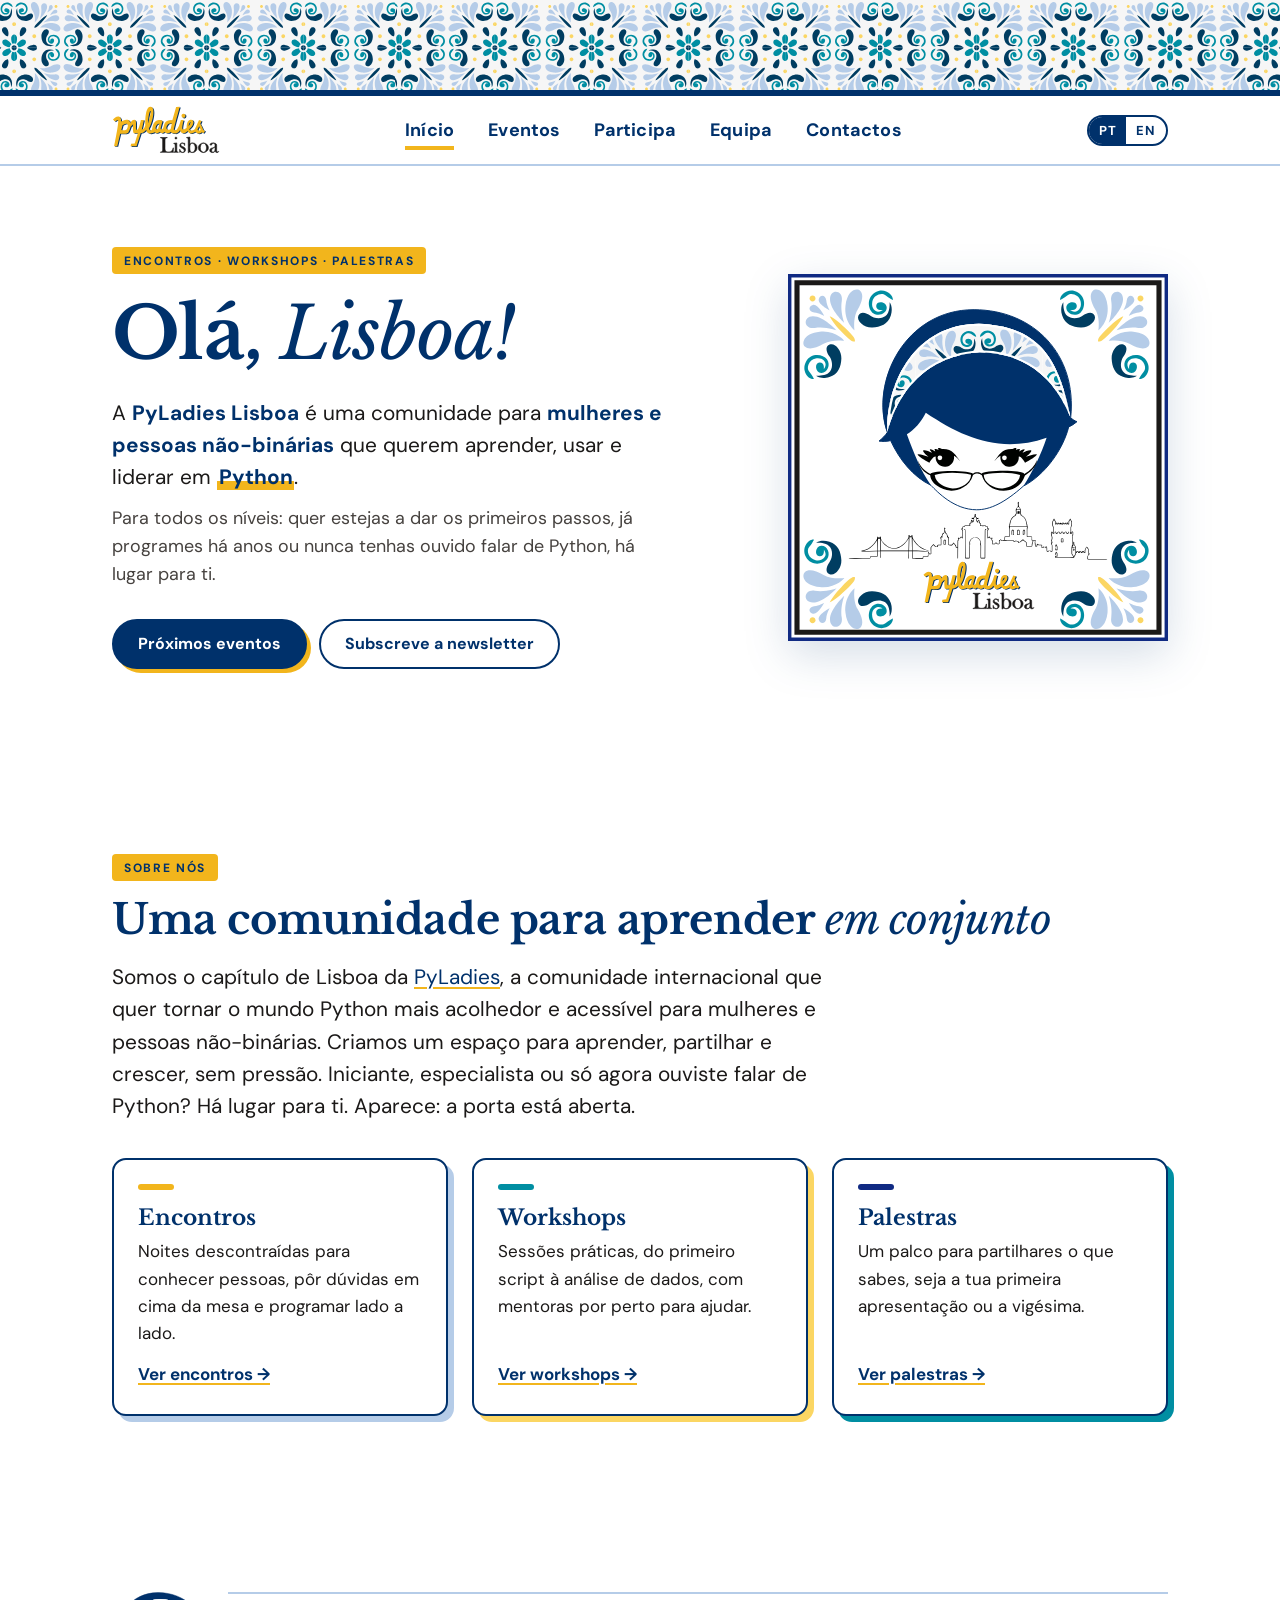
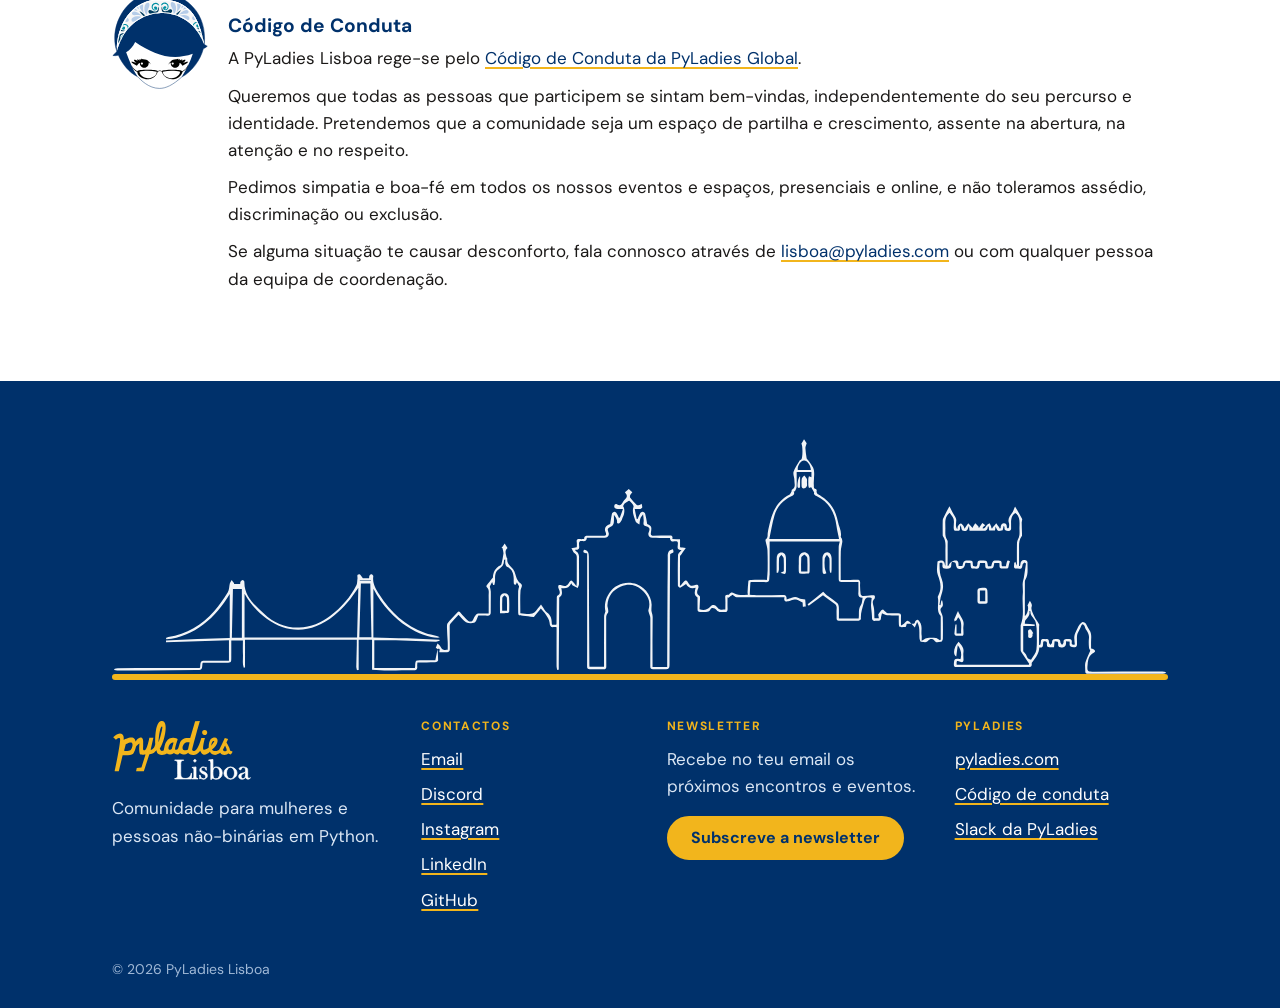
<file: index.html>
<!doctype html>
<html lang="pt-PT">
<head>
  <meta charset="utf-8">
  <meta name="viewport" content="width=device-width, initial-scale=1">
  <title>PyLadies Lisboa</title>
  <meta name="description" content="PyLadies Lisboa: comunidade para mulheres e pessoas não-binárias que querem aprender, usar e liderar em Python. Encontros, workshops e palestras em Lisboa.">
  <meta name="theme-color" content="#00316b">

  <meta property="og:type" content="website">
  <meta property="og:locale" content="pt_PT">
  <meta property="og:title" content="PyLadies Lisboa">
  <meta property="og:description" content="Comunidade para mulheres e pessoas não-binárias que querem aprender, usar e liderar em Python.">
  <meta property="og:url" content="https://lisboa.pyladies.com/">
  <meta property="og:image" content="https://lisboa.pyladies.com/images/og-image.png">

  <link rel="alternate" hreflang="pt-PT" href="https://lisboa.pyladies.com/">
  <link rel="alternate" hreflang="en" href="https://lisboa.pyladies.com/en/">
  <link rel="icon" href="favicon.ico" sizes="any">
  <link rel="icon" href="images/favicon.svg" type="image/svg+xml">
  <link rel="icon" href="images/favicon-32.png" type="image/png" sizes="32x32">
  <link rel="apple-touch-icon" href="images/favicon-180.png">
  <link rel="preload" href="fonts/libre-baskerville/LibreBaskerville-VariableFont_wght.ttf" as="font" type="font/ttf" crossorigin>
  <link rel="preload" href="fonts/dm-sans/DMSans-VariableFont_opsz,wght.ttf" as="font" type="font/ttf" crossorigin>
  <link rel="stylesheet" href="style.css">
</head>
<body>
  <a class="skip" href="#conteudo">Saltar para o conteúdo</a>

  <!-- Uma única fila de azulejos, como nas publicações. -->
  <div class="tile-band" aria-hidden="true"></div>

  <header class="site-header">
    <div class="wrap header-inner">
      <a href="index.html" class="brand"><img src="images/wordmark.svg" alt="PyLadies Lisboa" width="132" height="58"></a>
      <nav aria-label="Principal">
        <ul class="nav">
          <li><a href="index.html" aria-current="page">Início</a></li>
          <li><a href="eventos.html">Eventos</a></li>
          <li><a href="participa.html">Participa</a></li>
          <li><a href="equipa.html">Equipa</a></li>
          <li><a href="contactos.html">Contactos</a></li>
        </ul>
      </nav>
      <div class="lang-switch" role="group" aria-label="Idioma">
        <span aria-current="true">PT</span>
        <a href="en/index.html" hreflang="en" lang="en" title="English version">EN</a>
      </div>
    </div>
  </header>

  <main id="conteudo">
    <!-- ───────────── Destaque ───────────── -->
    <section class="hero">
      <div class="wrap hero-inner">
        <div class="hero-text">
          <span class="eyebrow">Encontros · Workshops · Palestras</span>
          <h1 class="display">Olá, <em>Lisboa!</em></h1>
          <p class="lead">
            A <strong>PyLadies Lisboa</strong> é uma comunidade para
            <strong>mulheres e pessoas não-binárias</strong> que querem aprender,
            usar e liderar em <span class="mark">Python</span>.
          </p>
          <p class="lead lead-sm">
            Para todos os níveis: quer estejas a dar os primeiros passos, já programes há anos ou nunca tenhas ouvido falar de Python, há lugar para ti.
          </p>
          <div class="actions">
            <a class="btn btn-primary" href="eventos.html">Próximos eventos</a>
            <a class="btn btn-ghost" href="participa.html#novidades">Subscreve a newsletter</a>
          </div>
        </div>
        <div class="hero-logo">
          <img src="images/pyladies-lisboa-sticker.svg" alt="Logótipo da PyLadies Lisboa: autocolante em azulejo com a mascote" width="360" height="348">
        </div>
      </div>
    </section>

    <!-- ───────────── Sobre ───────────── -->
    <section id="sobre" class="section">
      <div class="wrap">
        <span class="eyebrow">Sobre nós</span>
        <h2 class="display">Uma comunidade para aprender <em>em conjunto</em></h2>
        <p class="lead narrow">
          Somos o capítulo de Lisboa da <a href="https://www.pyladies.com/">PyLadies</a>,
          a comunidade internacional que quer tornar o mundo Python mais acolhedor e
          acessível para mulheres e pessoas não-binárias. Criamos um espaço para aprender,
          partilhar e crescer, sem pressão. Iniciante, especialista ou só agora ouviste
          falar de Python? Há lugar para ti. Aparece: a porta está aberta.
        </p>

        <ul class="cards">
          <li class="card">
            <h3><a class="card-link" href="eventos.html#encontros">Encontros</a></h3>
            <p>Noites descontraídas para conhecer pessoas, pôr dúvidas em cima da mesa e programar lado a lado.</p>
            <span class="card-more" aria-hidden="true">Ver encontros →</span>
          </li>
          <li class="card">
            <h3><a class="card-link" href="eventos.html#workshops">Workshops</a></h3>
            <p>Sessões práticas, do primeiro script à análise de dados, com mentoras por perto para ajudar.</p>
            <span class="card-more" aria-hidden="true">Ver workshops →</span>
          </li>
          <li class="card">
            <h3><a class="card-link" href="eventos.html#palestras">Palestras</a></h3>
            <p>Um palco para partilhares o que sabes, seja a tua primeira apresentação ou a vigésima.</p>
            <span class="card-more" aria-hidden="true">Ver palestras →</span>
          </li>
        </ul>
      </div>
    </section>

    <!-- ───────────── Código de conduta ───────────── -->
    <section id="conduta" class="section">
      <div class="wrap conduct">
        <img src="images/mascot.svg" alt="" width="96" height="97">
        <div>
          <h2 class="h3">Código de Conduta</h2>
          <p>A PyLadies Lisboa rege-se pelo <a href="https://www.pyladies.com/CodeOfConduct/">Código de Conduta da PyLadies Global</a>.</p>
          <p>Queremos que todas as pessoas que participem se sintam bem-vindas, independentemente do seu percurso e identidade. Pretendemos que a comunidade seja um espaço de partilha e crescimento, assente na abertura, na atenção e no respeito.</p>
          <p>Pedimos simpatia e boa-fé em todos os nossos eventos e espaços, presenciais e online, e não toleramos assédio, discriminação ou exclusão.</p>
          <p>Se alguma situação te causar desconforto, fala connosco através de <a href="mailto:lisboa@pyladies.com">lisboa@pyladies.com</a> ou com qualquer pessoa da equipa de coordenação.</p>
        </div>
      </div>
    </section>
  </main>

  <!-- ───────────── Contactos / rodapé ───────────── -->
  <footer id="contactos" class="site-footer">
    <div class="wrap">
      <img class="skyline" src="images/skyline-on-dark.svg" alt="" width="1100" height="249">
      <div class="ground" aria-hidden="true"></div>

      <div class="footer-grid">
        <div>
          <img src="images/wordmark-on-dark.svg" alt="PyLadies Lisboa" width="160" height="70">
          <p class="footer-note">Comunidade para mulheres e pessoas não-binárias em Python.</p>
        </div>
        <div>
          <h2 class="footer-title">Contactos</h2>
          <ul class="links">
            <li><a href="mailto:lisboa@pyladies.com" title="lisboa@pyladies.com">Email</a></li>
            <li><a href="https://discord.gg/7J5Ts5VVPW">Discord</a></li>
            <li><a href="https://www.instagram.com/pyladies.lisboa/">Instagram</a></li>
            <li><a href="https://www.linkedin.com/company/pyladies-lisboa">LinkedIn</a></li>
            <li><a href="https://github.com/PyLadies-Lisboa">GitHub</a></li>
          </ul>
        </div>
        <div>
          <h2 class="footer-title">Newsletter</h2>
          <p class="footer-note">Recebe no teu email os próximos encontros e eventos.</p>
          <a class="btn btn-footer" href="participa.html#novidades">Subscreve a newsletter</a>
        </div>
        <div>
          <h2 class="footer-title">PyLadies</h2>
          <ul class="links">
            <li><a href="https://www.pyladies.com/">pyladies.com</a></li>
            <li><a href="https://www.pyladies.com/CodeOfConduct/">Código de conduta</a></li>
            <li><a href="https://slackin.pyladies.com/">Slack da PyLadies</a></li>
          </ul>
        </div>
      </div>
      <p class="copyright">© <span id="ano">2026</span> PyLadies Lisboa</p>
    </div>
  </footer>

  <script>
    try { document.getElementById("ano").textContent = new Date().getFullYear(); } catch (e) {}
  </script>
</body>
</html>
</file>
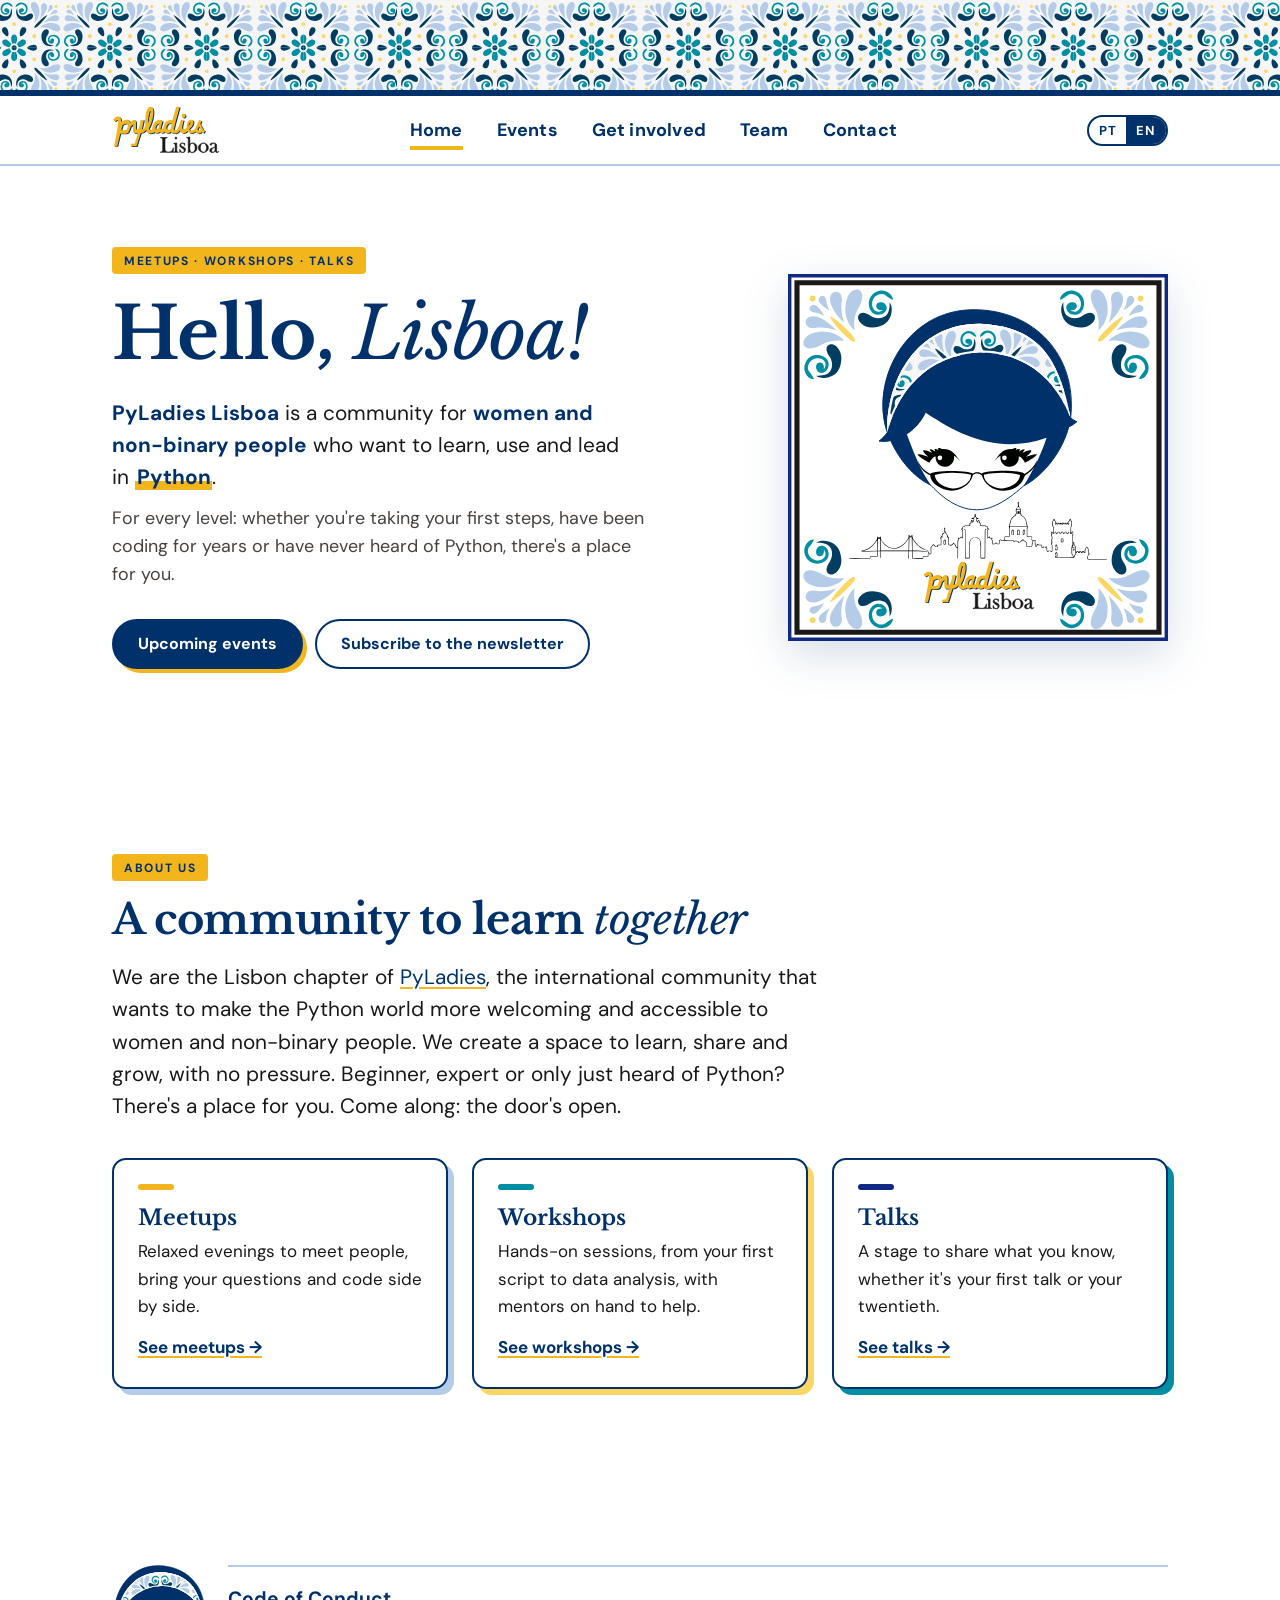
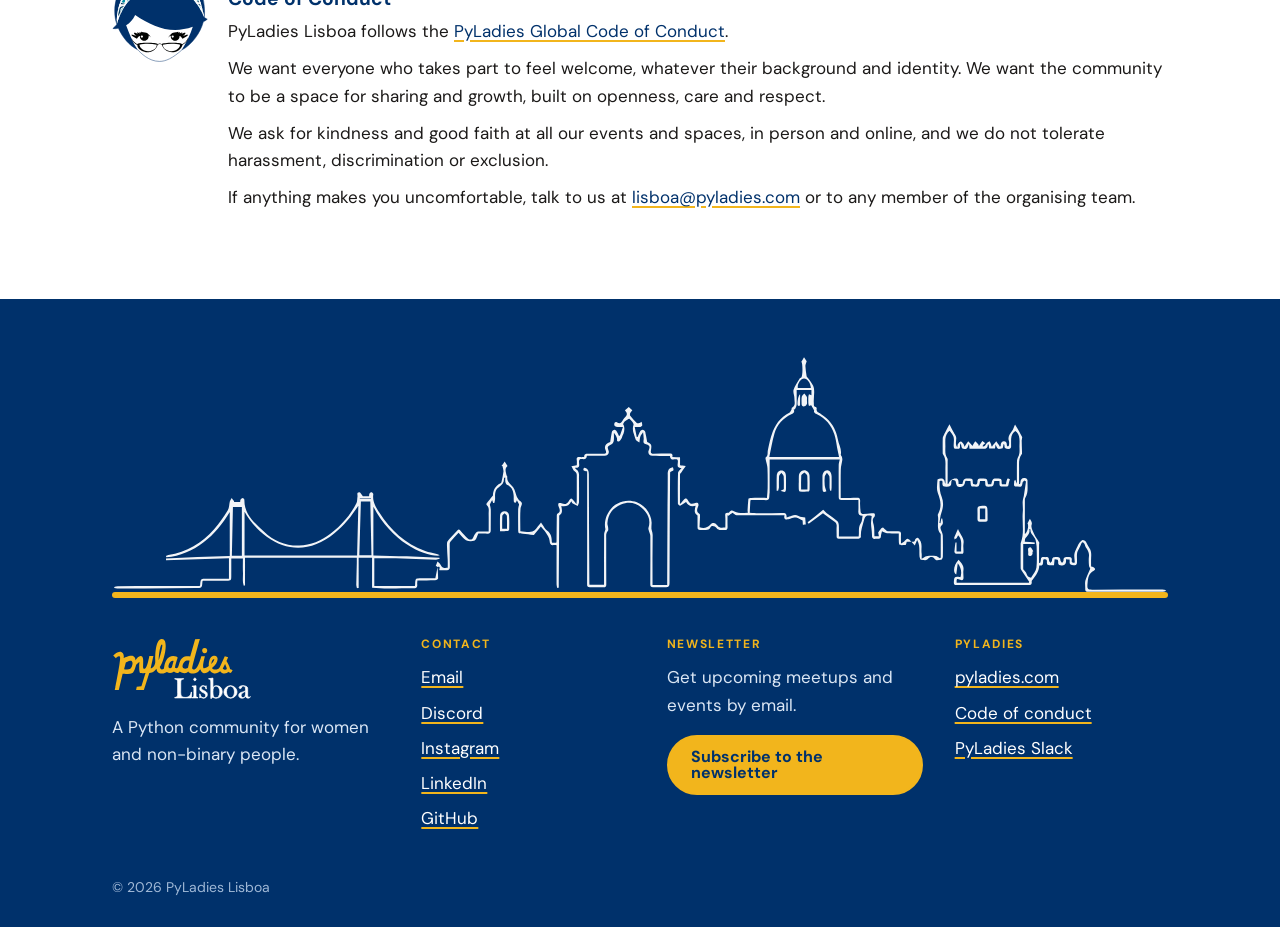
<file: en/index.html>
<!doctype html>
<html lang="en">
<head>
  <meta charset="utf-8">
  <meta name="viewport" content="width=device-width, initial-scale=1">
  <title>PyLadies Lisboa</title>
  <meta name="description" content="PyLadies Lisboa: a community for women and non-binary people who want to learn, use and lead in Python. Meetups, workshops and talks in Lisbon.">
  <meta name="theme-color" content="#00316b">

  <meta property="og:type" content="website">
  <meta property="og:locale" content="en_GB">
  <meta property="og:title" content="PyLadies Lisboa">
  <meta property="og:description" content="A community for women and non-binary people who want to learn, use and lead in Python.">
  <meta property="og:url" content="https://lisboa.pyladies.com/en/">
  <meta property="og:image" content="https://lisboa.pyladies.com/images/og-image.png">

  <link rel="alternate" hreflang="pt-PT" href="https://lisboa.pyladies.com/">
  <link rel="alternate" hreflang="en" href="https://lisboa.pyladies.com/en/">
  <link rel="icon" href="../favicon.ico" sizes="any">
  <link rel="icon" href="../images/favicon.svg" type="image/svg+xml">
  <link rel="icon" href="../images/favicon-32.png" type="image/png" sizes="32x32">
  <link rel="apple-touch-icon" href="../images/favicon-180.png">
  <link rel="preload" href="../fonts/libre-baskerville/LibreBaskerville-VariableFont_wght.ttf" as="font" type="font/ttf" crossorigin>
  <link rel="preload" href="../fonts/dm-sans/DMSans-VariableFont_opsz,wght.ttf" as="font" type="font/ttf" crossorigin>
  <link rel="stylesheet" href="../style.css">
</head>
<body>
  <a class="skip" href="#conteudo">Skip to content</a>

  <!-- Uma única fila de azulejos, como nas publicações. -->
  <div class="tile-band" aria-hidden="true"></div>

  <header class="site-header">
    <div class="wrap header-inner">
      <a href="index.html" class="brand"><img src="../images/wordmark.svg" alt="PyLadies Lisboa" width="132" height="58"></a>
      <nav aria-label="Main">
        <ul class="nav">
          <li><a href="index.html" aria-current="page">Home</a></li>
          <li><a href="eventos.html">Events</a></li>
          <li><a href="participa.html">Get involved</a></li>
          <li><a href="equipa.html">Team</a></li>
          <li><a href="contactos.html">Contact</a></li>
        </ul>
      </nav>
      <div class="lang-switch" role="group" aria-label="Language">
        <a href="../index.html" hreflang="pt-PT" lang="pt-PT" title="Versão em português">PT</a>
        <span aria-current="true">EN</span>
      </div>
    </div>
  </header>

  <main id="conteudo">
    <!-- ───────────── Destaque ───────────── -->
    <section class="hero">
      <div class="wrap hero-inner">
        <div class="hero-text">
          <span class="eyebrow">Meetups · Workshops · Talks</span>
          <h1 class="display">Hello, <em>Lisboa!</em></h1>
          <p class="lead">
            <strong>PyLadies Lisboa</strong> is a community for
            <strong>women and non-binary people</strong> who want to learn,
            use and lead in <span class="mark">Python</span>.
          </p>
          <p class="lead lead-sm">
            For every level: whether you're taking your first steps, have been coding for years or have never heard of Python, there's a place for you.
          </p>
          <div class="actions">
            <a class="btn btn-primary" href="eventos.html">Upcoming events</a>
            <a class="btn btn-ghost" href="participa.html#novidades">Subscribe to the newsletter</a>
          </div>
        </div>
        <div class="hero-logo">
          <img src="../images/pyladies-lisboa-sticker.svg" alt="PyLadies Lisboa logo: an azulejo tile sticker with the mascot" width="360" height="348">
        </div>
      </div>
    </section>

    <!-- ───────────── Sobre ───────────── -->
    <section id="sobre" class="section">
      <div class="wrap">
        <span class="eyebrow">About us</span>
        <h2 class="display">A community to learn <em>together</em></h2>
        <p class="lead narrow">
          We are the Lisbon chapter of <a href="https://www.pyladies.com/">PyLadies</a>,
          the international community that wants to make the Python world more welcoming and
          accessible to women and non-binary people. We create a space to learn, share and
          grow, with no pressure. Beginner, expert or only just heard of Python?
          There's a place for you. Come along: the door's open.
        </p>

        <ul class="cards">
          <li class="card">
            <h3><a class="card-link" href="eventos.html#encontros">Meetups</a></h3>
            <p>Relaxed evenings to meet people, bring your questions and code side by side.</p>
            <span class="card-more" aria-hidden="true">See meetups →</span>
          </li>
          <li class="card">
            <h3><a class="card-link" href="eventos.html#workshops">Workshops</a></h3>
            <p>Hands-on sessions, from your first script to data analysis, with mentors on hand to help.</p>
            <span class="card-more" aria-hidden="true">See workshops →</span>
          </li>
          <li class="card">
            <h3><a class="card-link" href="eventos.html#palestras">Talks</a></h3>
            <p>A stage to share what you know, whether it's your first talk or your twentieth.</p>
            <span class="card-more" aria-hidden="true">See talks →</span>
          </li>
        </ul>
      </div>
    </section>

    <!-- ───────────── Código de conduta ───────────── -->
    <section id="conduta" class="section">
      <div class="wrap conduct">
        <img src="../images/mascot.svg" alt="" width="96" height="97">
        <div>
          <h2 class="h3">Code of Conduct</h2>
          <p>PyLadies Lisboa follows the <a href="https://www.pyladies.com/CodeOfConduct/">PyLadies Global Code of Conduct</a>.</p>
          <p>We want everyone who takes part to feel welcome, whatever their background and identity. We want the community to be a space for sharing and growth, built on openness, care and respect.</p>
          <p>We ask for kindness and good faith at all our events and spaces, in person and online, and we do not tolerate harassment, discrimination or exclusion.</p>
          <p>If anything makes you uncomfortable, talk to us at <a href="mailto:lisboa@pyladies.com">lisboa@pyladies.com</a> or to any member of the organising team.</p>
        </div>
      </div>
    </section>
  </main>

  <!-- ───────────── Contactos / rodapé ───────────── -->
  <footer id="contactos" class="site-footer">
    <div class="wrap">
      <img class="skyline" src="../images/skyline-on-dark.svg" alt="" width="1100" height="249">
      <div class="ground" aria-hidden="true"></div>

      <div class="footer-grid">
        <div>
          <img src="../images/wordmark-on-dark.svg" alt="PyLadies Lisboa" width="160" height="70">
          <p class="footer-note">A Python community for women and non-binary people.</p>
        </div>
        <div>
          <h2 class="footer-title">Contact</h2>
          <ul class="links">
            <li><a href="mailto:lisboa@pyladies.com" title="lisboa@pyladies.com">Email</a></li>
            <li><a href="https://discord.gg/7J5Ts5VVPW">Discord</a></li>
            <li><a href="https://www.instagram.com/pyladies.lisboa/">Instagram</a></li>
            <li><a href="https://www.linkedin.com/company/pyladies-lisboa">LinkedIn</a></li>
            <li><a href="https://github.com/PyLadies-Lisboa">GitHub</a></li>
          </ul>
        </div>
        <div>
          <h2 class="footer-title">Newsletter</h2>
          <p class="footer-note">Get upcoming meetups and events by email.</p>
          <a class="btn btn-footer" href="participa.html#novidades">Subscribe to the newsletter</a>
        </div>
        <div>
          <h2 class="footer-title">PyLadies</h2>
          <ul class="links">
            <li><a href="https://www.pyladies.com/">pyladies.com</a></li>
            <li><a href="https://www.pyladies.com/CodeOfConduct/">Code of conduct</a></li>
            <li><a href="https://slackin.pyladies.com/">PyLadies Slack</a></li>
          </ul>
        </div>
      </div>
      <p class="copyright">© <span id="ano">2026</span> PyLadies Lisboa</p>
    </div>
  </footer>

  <script>
    try { document.getElementById("ano").textContent = new Date().getFullYear(); } catch (e) {}
  </script>
</body>
</html>
</file>
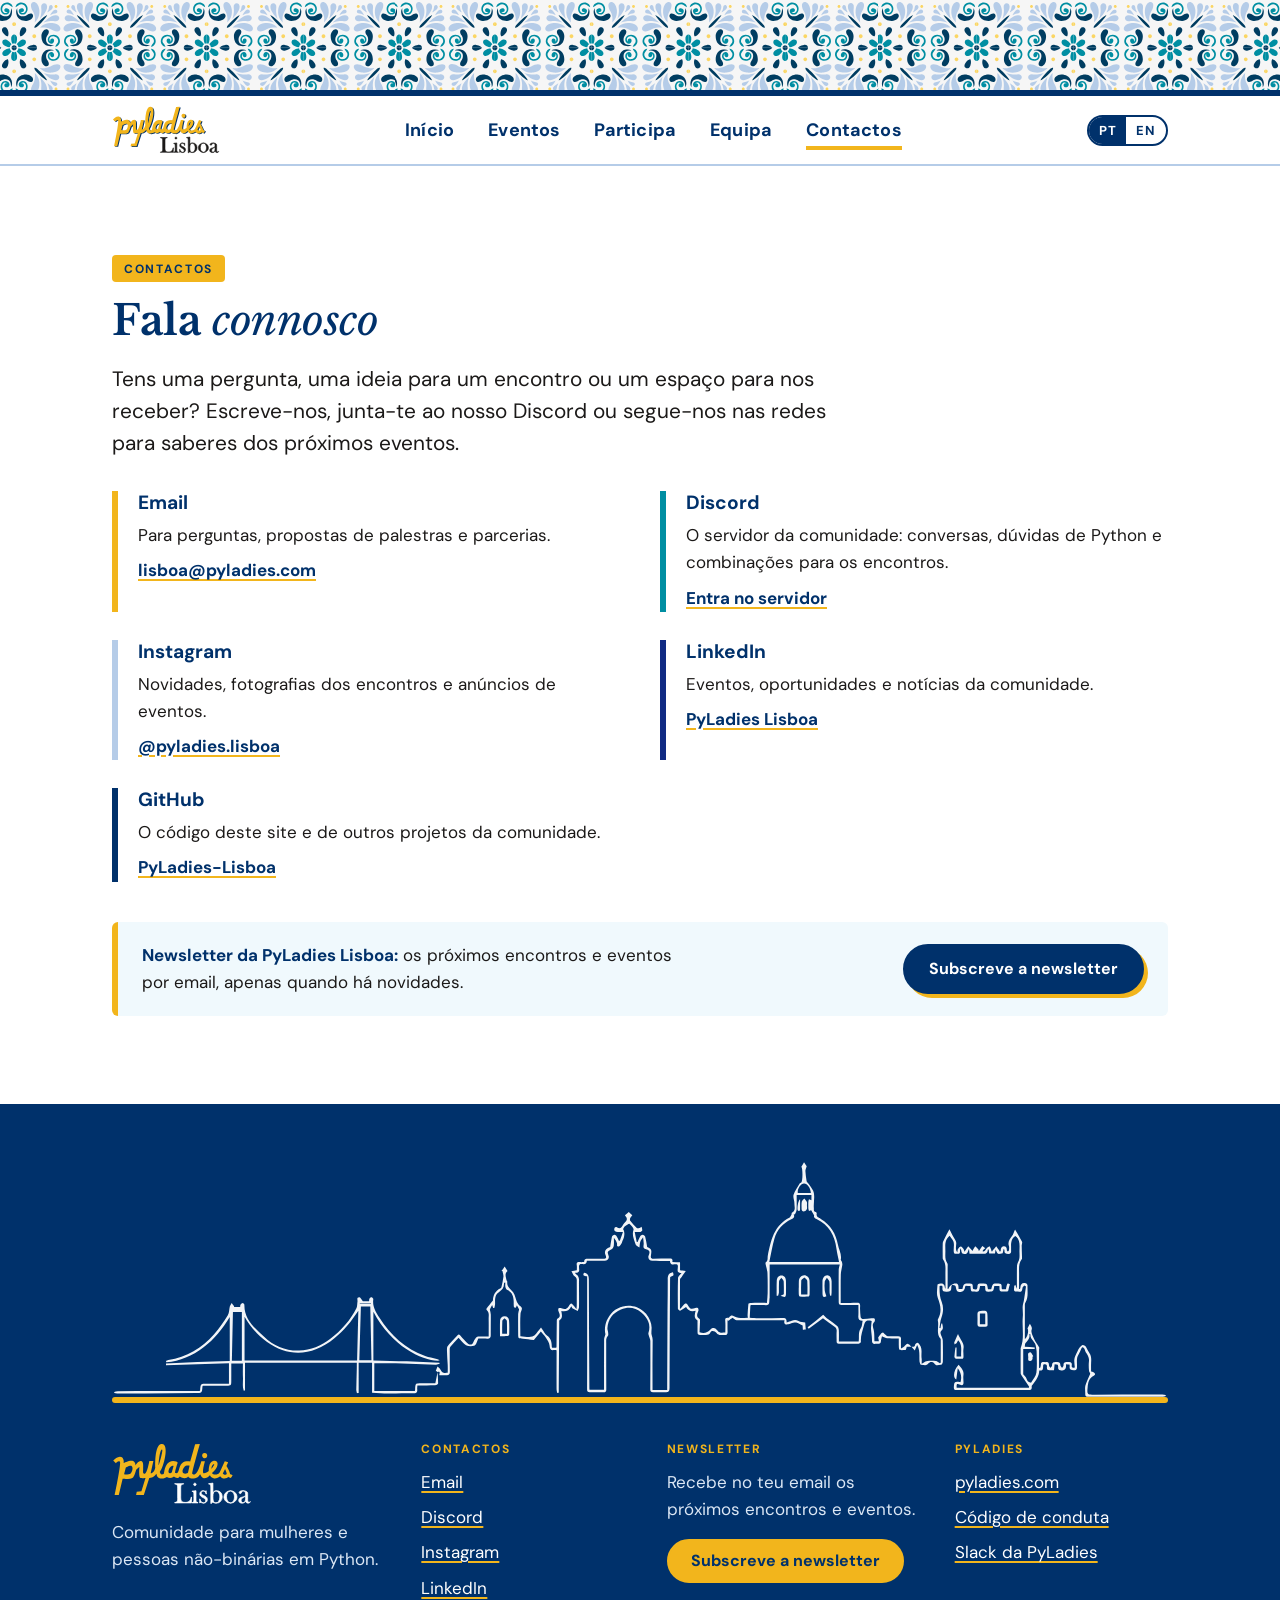
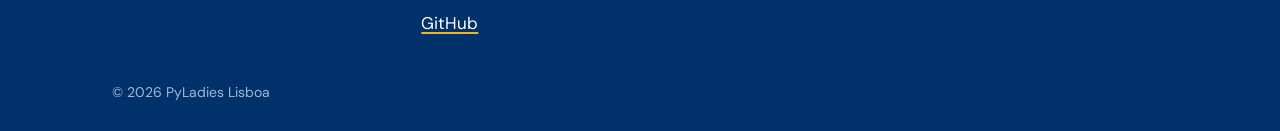
<file: contactos.html>
<!doctype html>
<html lang="pt-PT">
<head>
  <meta charset="utf-8">
  <meta name="viewport" content="width=device-width, initial-scale=1">
  <title>Contactos · PyLadies Lisboa</title>
  <meta name="description" content="PyLadies Lisboa: comunidade para mulheres e pessoas não-binárias que querem aprender, usar e liderar em Python. Encontros, workshops e palestras em Lisboa.">
  <meta name="theme-color" content="#00316b">

  <meta property="og:type" content="website">
  <meta property="og:locale" content="pt_PT">
  <meta property="og:title" content="Contactos · PyLadies Lisboa">
  <meta property="og:description" content="Comunidade para mulheres e pessoas não-binárias que querem aprender, usar e liderar em Python.">
  <meta property="og:url" content="https://lisboa.pyladies.com/contactos.html">
  <meta property="og:image" content="https://lisboa.pyladies.com/images/og-image.png">

  <link rel="alternate" hreflang="pt-PT" href="https://lisboa.pyladies.com/contactos.html">
  <link rel="alternate" hreflang="en" href="https://lisboa.pyladies.com/en/contactos.html">
  <link rel="icon" href="favicon.ico" sizes="any">
  <link rel="icon" href="images/favicon.svg" type="image/svg+xml">
  <link rel="icon" href="images/favicon-32.png" type="image/png" sizes="32x32">
  <link rel="apple-touch-icon" href="images/favicon-180.png">
  <link rel="preload" href="fonts/libre-baskerville/LibreBaskerville-VariableFont_wght.ttf" as="font" type="font/ttf" crossorigin>
  <link rel="preload" href="fonts/dm-sans/DMSans-VariableFont_opsz,wght.ttf" as="font" type="font/ttf" crossorigin>
  <link rel="stylesheet" href="style.css">
</head>
<body>
  <a class="skip" href="#conteudo">Saltar para o conteúdo</a>

  <!-- Uma única fila de azulejos, como nas publicações. -->
  <div class="tile-band" aria-hidden="true"></div>

  <header class="site-header">
    <div class="wrap header-inner">
      <a href="index.html" class="brand"><img src="images/wordmark.svg" alt="PyLadies Lisboa" width="132" height="58"></a>
      <nav aria-label="Principal">
        <ul class="nav">
          <li><a href="index.html">Início</a></li>
          <li><a href="eventos.html">Eventos</a></li>
          <li><a href="participa.html">Participa</a></li>
          <li><a href="equipa.html">Equipa</a></li>
          <li><a href="contactos.html" aria-current="page">Contactos</a></li>
        </ul>
      </nav>
      <div class="lang-switch" role="group" aria-label="Idioma">
        <span aria-current="true">PT</span>
        <a href="en/contactos.html" hreflang="en" lang="en" title="English version">EN</a>
      </div>
    </div>
  </header>

  <main id="conteudo">
    <!-- ───────────── Contactos ───────────── -->
    <section class="section">
      <div class="wrap">
        <span class="eyebrow">Contactos</span>
        <h1 class="display page-title">Fala <em>connosco</em></h1>
        <p class="lead narrow">
          Tens uma pergunta, uma ideia para um encontro ou um espaço para nos receber?
          Escreve-nos, junta-te ao nosso Discord ou segue-nos nas redes para saberes dos próximos eventos.
        </p>
        <ul class="ways">
          <li>
            <h3>Email</h3>
            <p>Para perguntas, propostas de palestras e parcerias.</p>
            <p class="way-link"><a href="mailto:lisboa@pyladies.com">lisboa@pyladies.com</a></p>
          </li>
          <li>
            <h3>Discord</h3>
            <p>O servidor da comunidade: conversas, dúvidas de Python e combinações para os encontros.</p>
            <p class="way-link"><a href="https://discord.gg/7J5Ts5VVPW">Entra no servidor</a></p>
          </li>
          <li>
            <h3>Instagram</h3>
            <p>Novidades, fotografias dos encontros e anúncios de eventos.</p>
            <p class="way-link"><a href="https://www.instagram.com/pyladies.lisboa/">@pyladies.lisboa</a></p>
          </li>
          <li>
            <h3>LinkedIn</h3>
            <p>Eventos, oportunidades e notícias da comunidade.</p>
            <p class="way-link"><a href="https://www.linkedin.com/company/pyladies-lisboa">PyLadies Lisboa</a></p>
          </li>
          <li>
            <h3>GitHub</h3>
            <p>O código deste site e de outros projetos da comunidade.</p>
            <p class="way-link"><a href="https://github.com/PyLadies-Lisboa">PyLadies-Lisboa</a></p>
          </li>
        </ul>
        <div class="signup-cta">
          <p><strong>Newsletter da PyLadies Lisboa:</strong> os próximos encontros e eventos por email, apenas quando há novidades.</p>
          <a class="btn btn-primary" href="participa.html#novidades">Subscreve a newsletter</a>
        </div>
      </div>
    </section>
  </main>

  <!-- ───────────── Contactos / rodapé ───────────── -->
  <footer id="contactos" class="site-footer">
    <div class="wrap">
      <img class="skyline" src="images/skyline-on-dark.svg" alt="" width="1100" height="249">
      <div class="ground" aria-hidden="true"></div>

      <div class="footer-grid">
        <div>
          <img src="images/wordmark-on-dark.svg" alt="PyLadies Lisboa" width="160" height="70">
          <p class="footer-note">Comunidade para mulheres e pessoas não-binárias em Python.</p>
        </div>
        <div>
          <h2 class="footer-title">Contactos</h2>
          <ul class="links">
            <li><a href="mailto:lisboa@pyladies.com" title="lisboa@pyladies.com">Email</a></li>
            <li><a href="https://discord.gg/7J5Ts5VVPW">Discord</a></li>
            <li><a href="https://www.instagram.com/pyladies.lisboa/">Instagram</a></li>
            <li><a href="https://www.linkedin.com/company/pyladies-lisboa">LinkedIn</a></li>
            <li><a href="https://github.com/PyLadies-Lisboa">GitHub</a></li>
          </ul>
        </div>
        <div>
          <h2 class="footer-title">Newsletter</h2>
          <p class="footer-note">Recebe no teu email os próximos encontros e eventos.</p>
          <a class="btn btn-footer" href="participa.html#novidades">Subscreve a newsletter</a>
        </div>
        <div>
          <h2 class="footer-title">PyLadies</h2>
          <ul class="links">
            <li><a href="https://www.pyladies.com/">pyladies.com</a></li>
            <li><a href="https://www.pyladies.com/CodeOfConduct/">Código de conduta</a></li>
            <li><a href="https://slackin.pyladies.com/">Slack da PyLadies</a></li>
          </ul>
        </div>
      </div>
      <p class="copyright">© <span id="ano">2026</span> PyLadies Lisboa</p>
    </div>
  </footer>

  <script>
    try { document.getElementById("ano").textContent = new Date().getFullYear(); } catch (e) {}
  </script>
</body>
</html>
</file>
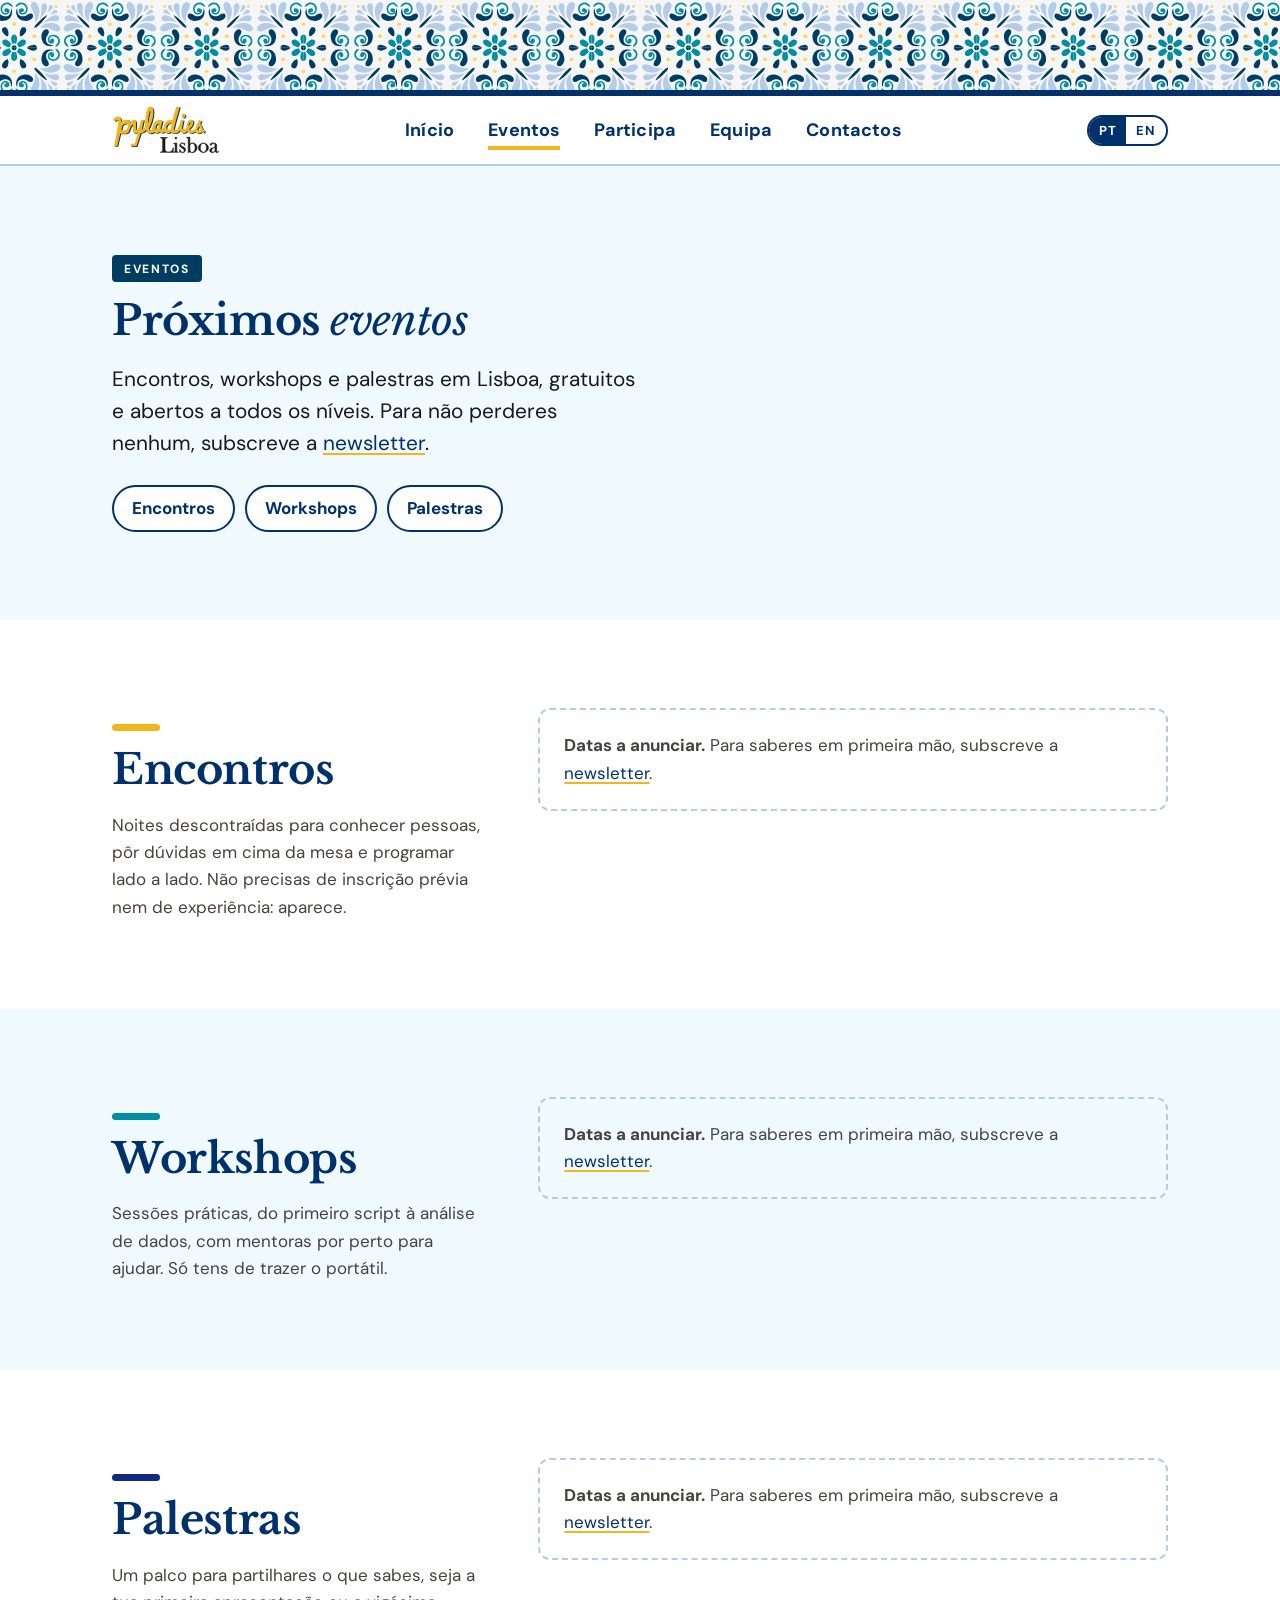
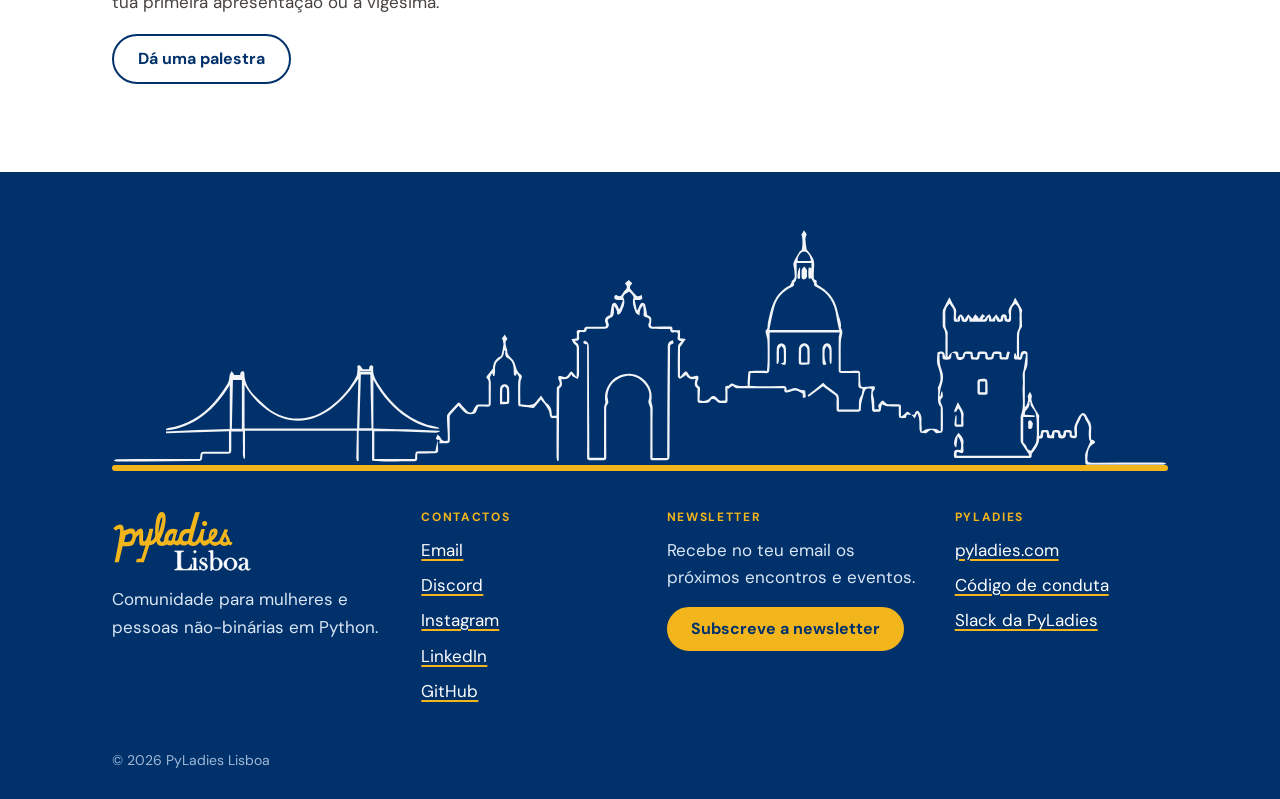
<file: encontros.html>
<!doctype html>
<html lang="pt-PT">
<head>
  <meta charset="utf-8">
  <title>Eventos · PyLadies Lisboa</title>
  <meta name="robots" content="noindex">
  <link rel="canonical" href="https://lisboa.pyladies.com/eventos.html">
  <meta http-equiv="refresh" content="0; url=eventos.html">
  <script>location.replace("eventos.html" + location.hash);</script>
</head>
<body>
  <p>Esta página mudou para <a href="eventos.html">Eventos</a>.</p>
</body>
</html>
</file>
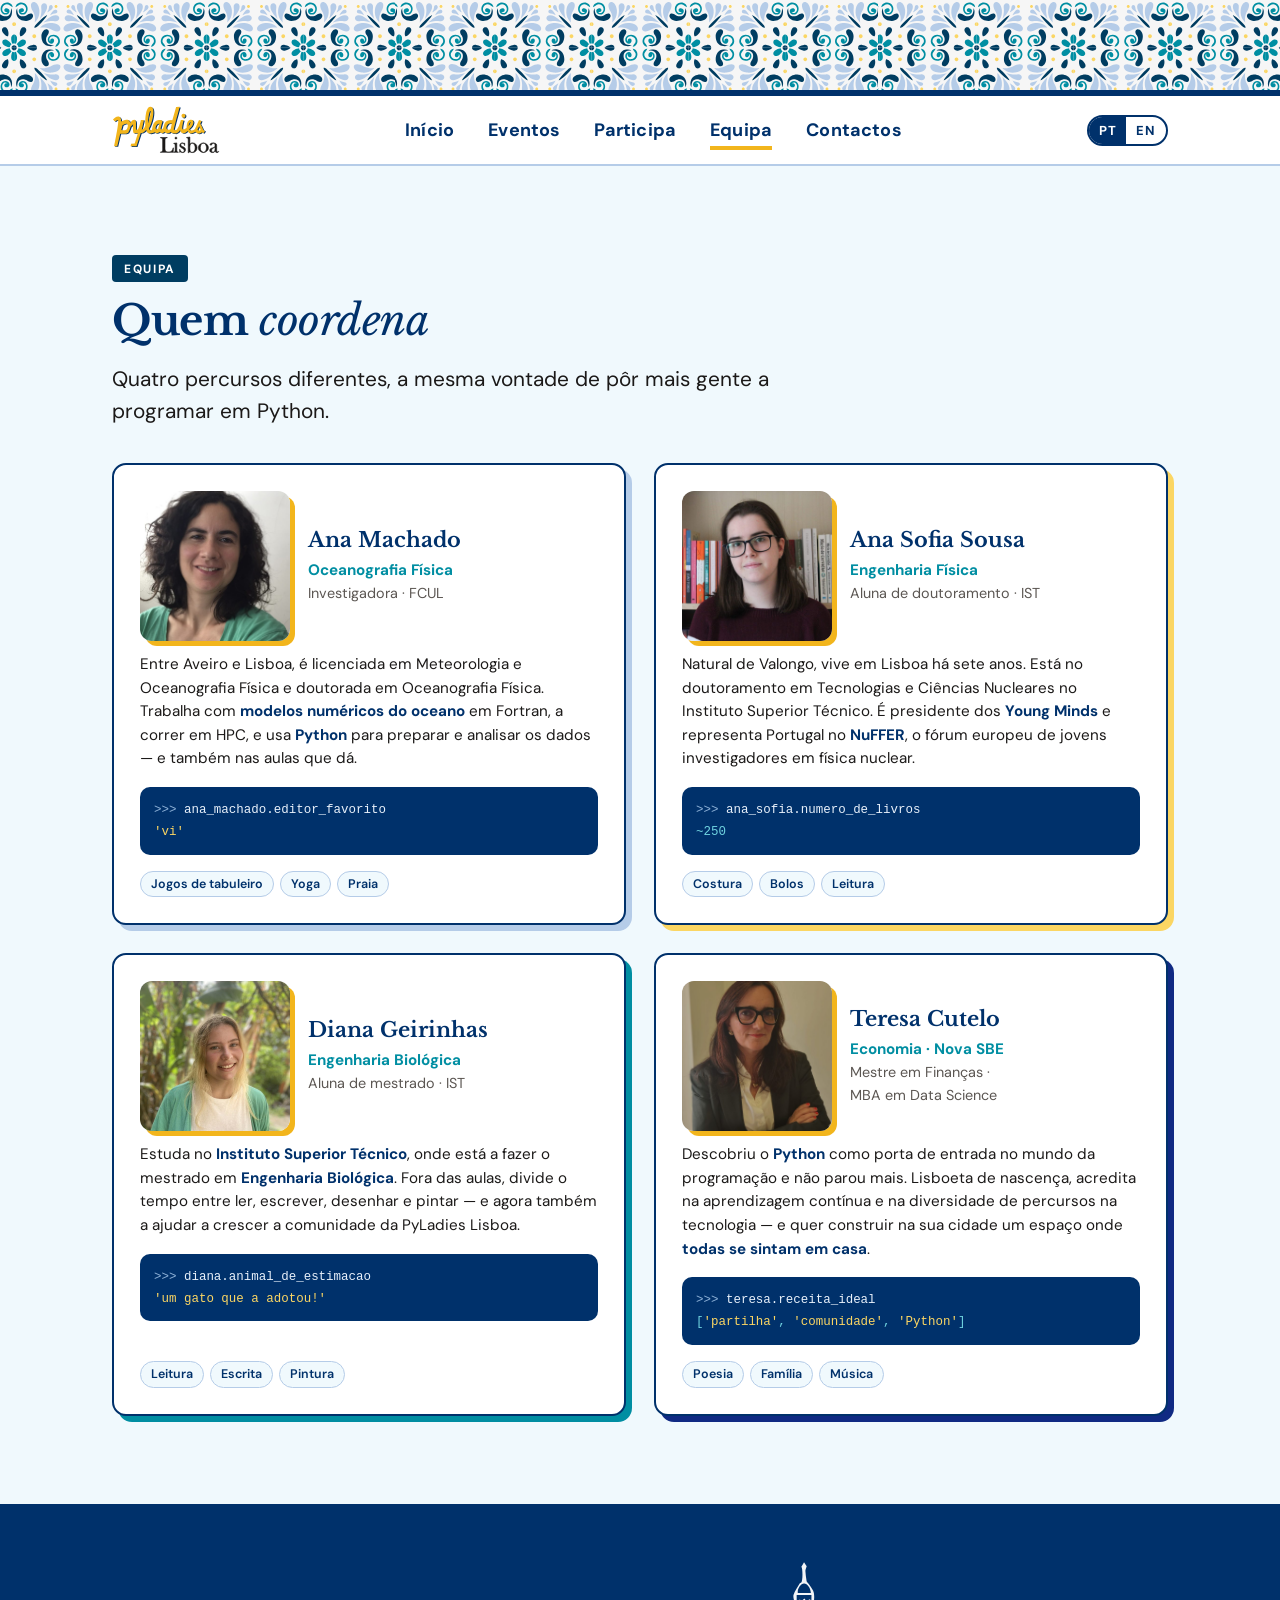
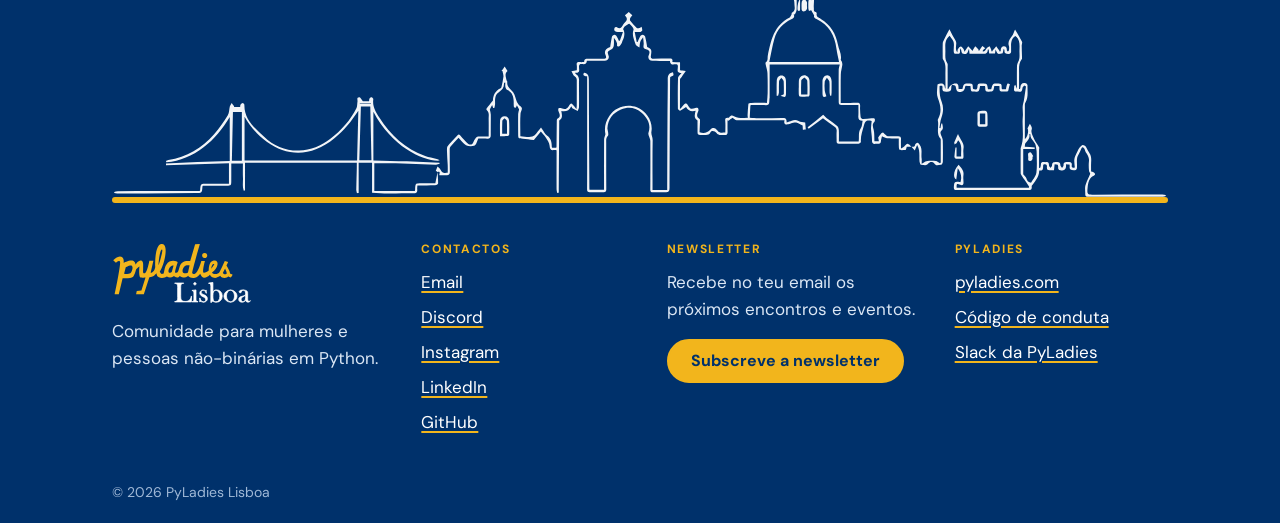
<file: equipa.html>
<!doctype html>
<html lang="pt-PT">
<head>
  <meta charset="utf-8">
  <meta name="viewport" content="width=device-width, initial-scale=1">
  <title>Equipa · PyLadies Lisboa</title>
  <meta name="description" content="PyLadies Lisboa: comunidade para mulheres e pessoas não-binárias que querem aprender, usar e liderar em Python. Encontros, workshops e palestras em Lisboa.">
  <meta name="theme-color" content="#00316b">

  <meta property="og:type" content="website">
  <meta property="og:locale" content="pt_PT">
  <meta property="og:title" content="Equipa · PyLadies Lisboa">
  <meta property="og:description" content="Comunidade para mulheres e pessoas não-binárias que querem aprender, usar e liderar em Python.">
  <meta property="og:url" content="https://lisboa.pyladies.com/equipa.html">
  <meta property="og:image" content="https://lisboa.pyladies.com/images/og-image.png">

  <link rel="alternate" hreflang="pt-PT" href="https://lisboa.pyladies.com/equipa.html">
  <link rel="alternate" hreflang="en" href="https://lisboa.pyladies.com/en/equipa.html">
  <link rel="icon" href="favicon.ico" sizes="any">
  <link rel="icon" href="images/favicon.svg" type="image/svg+xml">
  <link rel="icon" href="images/favicon-32.png" type="image/png" sizes="32x32">
  <link rel="apple-touch-icon" href="images/favicon-180.png">
  <link rel="preload" href="fonts/libre-baskerville/LibreBaskerville-VariableFont_wght.ttf" as="font" type="font/ttf" crossorigin>
  <link rel="preload" href="fonts/dm-sans/DMSans-VariableFont_opsz,wght.ttf" as="font" type="font/ttf" crossorigin>
  <link rel="stylesheet" href="style.css">
</head>
<body>
  <a class="skip" href="#conteudo">Saltar para o conteúdo</a>

  <!-- Uma única fila de azulejos, como nas publicações. -->
  <div class="tile-band" aria-hidden="true"></div>

  <header class="site-header">
    <div class="wrap header-inner">
      <a href="index.html" class="brand"><img src="images/wordmark.svg" alt="PyLadies Lisboa" width="132" height="58"></a>
      <nav aria-label="Principal">
        <ul class="nav">
          <li><a href="index.html">Início</a></li>
          <li><a href="eventos.html">Eventos</a></li>
          <li><a href="participa.html">Participa</a></li>
          <li><a href="equipa.html" aria-current="page">Equipa</a></li>
          <li><a href="contactos.html">Contactos</a></li>
        </ul>
      </nav>
      <div class="lang-switch" role="group" aria-label="Idioma">
        <span aria-current="true">PT</span>
        <a href="en/equipa.html" hreflang="en" lang="en" title="English version">EN</a>
      </div>
    </div>
  </header>

  <main id="conteudo">
    <!-- ───────────── Equipa ───────────── -->
    <!-- Os textos vêm da campanha "Quem coordena" (pyladies-lisboa-design/campaigns/quem-coordena). -->
    <section id="equipa" class="section section-ice">
      <div class="wrap">
        <span class="eyebrow">Equipa</span>
        <h1 class="display page-title">Quem <em>coordena</em></h1>
        <p class="lead narrow">Quatro percursos diferentes, a mesma vontade de pôr mais gente a programar em Python.</p>

        <ul class="team">
          <li class="person">
            <div class="person-head">
              <img src="images/equipa/ana-machado.jpg" alt="Ana Machado" width="608" height="800" loading="lazy" style="object-position: 50% 30%">
              <div class="person-id">
                <h3>Ana Machado</h3>
                <p class="role">Oceanografia Física</p>
                <p class="detail">Investigadora · FCUL</p>
              </div>
            </div>
            <div class="person-body">
              <p class="bio">Entre Aveiro e Lisboa, é licenciada em Meteorologia e Oceanografia Física e doutorada em Oceanografia Física. Trabalha com <strong>modelos numéricos do oceano</strong> em Fortran, a correr em HPC, e usa <strong>Python</strong> para preparar e analisar os dados — e também nas aulas que dá.</p>
              <pre class="fact"><code><span class="p">&gt;&gt;&gt;</span> ana_machado.editor_favorito
<span class="s">'vi'</span></code></pre>
              <ul class="tags"><li>Jogos de tabuleiro</li><li>Yoga</li><li>Praia</li></ul>
            </div>
          </li>
          <li class="person">
            <div class="person-head">
              <img src="images/equipa/ana-sofia-sousa.jpg" alt="Ana Sofia Sousa" width="640" height="640" loading="lazy" style="object-position: 50% 40%">
              <div class="person-id">
                <h3>Ana Sofia Sousa</h3>
                <p class="role">Engenharia Física</p>
                <p class="detail">Aluna de doutoramento · IST</p>
              </div>
            </div>
            <div class="person-body">
              <p class="bio">Natural de Valongo, vive em Lisboa há sete anos. Está no doutoramento em Tecnologias e Ciências Nucleares no Instituto Superior Técnico. É presidente dos <strong>Young Minds</strong> e representa Portugal no <strong>NuFFER</strong>, o fórum europeu de jovens investigadores em física nuclear.</p>
              <pre class="fact"><code><span class="p">&gt;&gt;&gt;</span> ana_sofia.numero_de_livros
<span class="o">~250</span></code></pre>
              <ul class="tags"><li>Costura</li><li>Bolos</li><li>Leitura</li></ul>
            </div>
          </li>
          <li class="person">
            <div class="person-head">
              <img src="images/equipa/diana-geirinhas.jpg" alt="Diana Geirinhas" width="600" height="800" loading="lazy" style="object-position: 50% 35%">
              <div class="person-id">
                <h3>Diana Geirinhas</h3>
                <p class="role">Engenharia Biológica</p>
                <p class="detail">Aluna de mestrado · IST</p>
              </div>
            </div>
            <div class="person-body">
              <p class="bio">Estuda no <strong>Instituto Superior Técnico</strong>, onde está a fazer o mestrado em <strong>Engenharia Biológica</strong>. Fora das aulas, divide o tempo entre ler, escrever, desenhar e pintar — e agora também a ajudar a crescer a comunidade da PyLadies Lisboa.</p>
              <pre class="fact"><code><span class="p">&gt;&gt;&gt;</span> diana.animal_de_estimacao
<span class="s">'um gato que a adotou!'</span></code></pre>
              <ul class="tags"><li>Leitura</li><li>Escrita</li><li>Pintura</li></ul>
            </div>
          </li>
          <li class="person">
            <div class="person-head">
              <img src="images/equipa/teresa-cutelo.jpg" alt="Teresa Cutelo" width="632" height="800" loading="lazy" style="object-position: 50% 25%">
              <div class="person-id">
                <h3>Teresa Cutelo</h3>
                <p class="role">Economia · Nova SBE</p>
                <p class="detail">Mestre em Finanças · MBA&nbsp;em&nbsp;Data&nbsp;Science</p>
              </div>
            </div>
            <div class="person-body">
              <p class="bio">Descobriu o <strong>Python</strong> como porta de entrada no mundo da programação e não parou mais. Lisboeta de nascença, acredita na aprendizagem contínua e na diversidade de percursos na tecnologia — e quer construir na sua cidade um espaço onde <strong>todas se sintam em casa</strong>.</p>
              <pre class="fact"><code><span class="p">&gt;&gt;&gt;</span> teresa.receita_ideal
<span class="o">[</span><span class="s">'partilha'</span><span class="o">,</span> <span class="s">'comunidade'</span><span class="o">,</span> <span class="s">'Python'</span><span class="o">]</span></code></pre>
              <ul class="tags"><li>Poesia</li><li>Família</li><li>Música</li></ul>
            </div>
          </li>
        </ul>
      </div>
    </section>

  </main>

  <!-- ───────────── Contactos / rodapé ───────────── -->
  <footer id="contactos" class="site-footer">
    <div class="wrap">
      <img class="skyline" src="images/skyline-on-dark.svg" alt="" width="1100" height="249">
      <div class="ground" aria-hidden="true"></div>

      <div class="footer-grid">
        <div>
          <img src="images/wordmark-on-dark.svg" alt="PyLadies Lisboa" width="160" height="70">
          <p class="footer-note">Comunidade para mulheres e pessoas não-binárias em Python.</p>
        </div>
        <div>
          <h2 class="footer-title">Contactos</h2>
          <ul class="links">
            <li><a href="mailto:lisboa@pyladies.com" title="lisboa@pyladies.com">Email</a></li>
            <li><a href="https://discord.gg/7J5Ts5VVPW">Discord</a></li>
            <li><a href="https://www.instagram.com/pyladies.lisboa/">Instagram</a></li>
            <li><a href="https://www.linkedin.com/company/pyladies-lisboa">LinkedIn</a></li>
            <li><a href="https://github.com/PyLadies-Lisboa">GitHub</a></li>
          </ul>
        </div>
        <div>
          <h2 class="footer-title">Newsletter</h2>
          <p class="footer-note">Recebe no teu email os próximos encontros e eventos.</p>
          <a class="btn btn-footer" href="participa.html#novidades">Subscreve a newsletter</a>
        </div>
        <div>
          <h2 class="footer-title">PyLadies</h2>
          <ul class="links">
            <li><a href="https://www.pyladies.com/">pyladies.com</a></li>
            <li><a href="https://www.pyladies.com/CodeOfConduct/">Código de conduta</a></li>
            <li><a href="https://slackin.pyladies.com/">Slack da PyLadies</a></li>
          </ul>
        </div>
      </div>
      <p class="copyright">© <span id="ano">2026</span> PyLadies Lisboa</p>
    </div>
  </footer>

  <script>
    try { document.getElementById("ano").textContent = new Date().getFullYear(); } catch (e) {}
  </script>
</body>
</html>
</file>
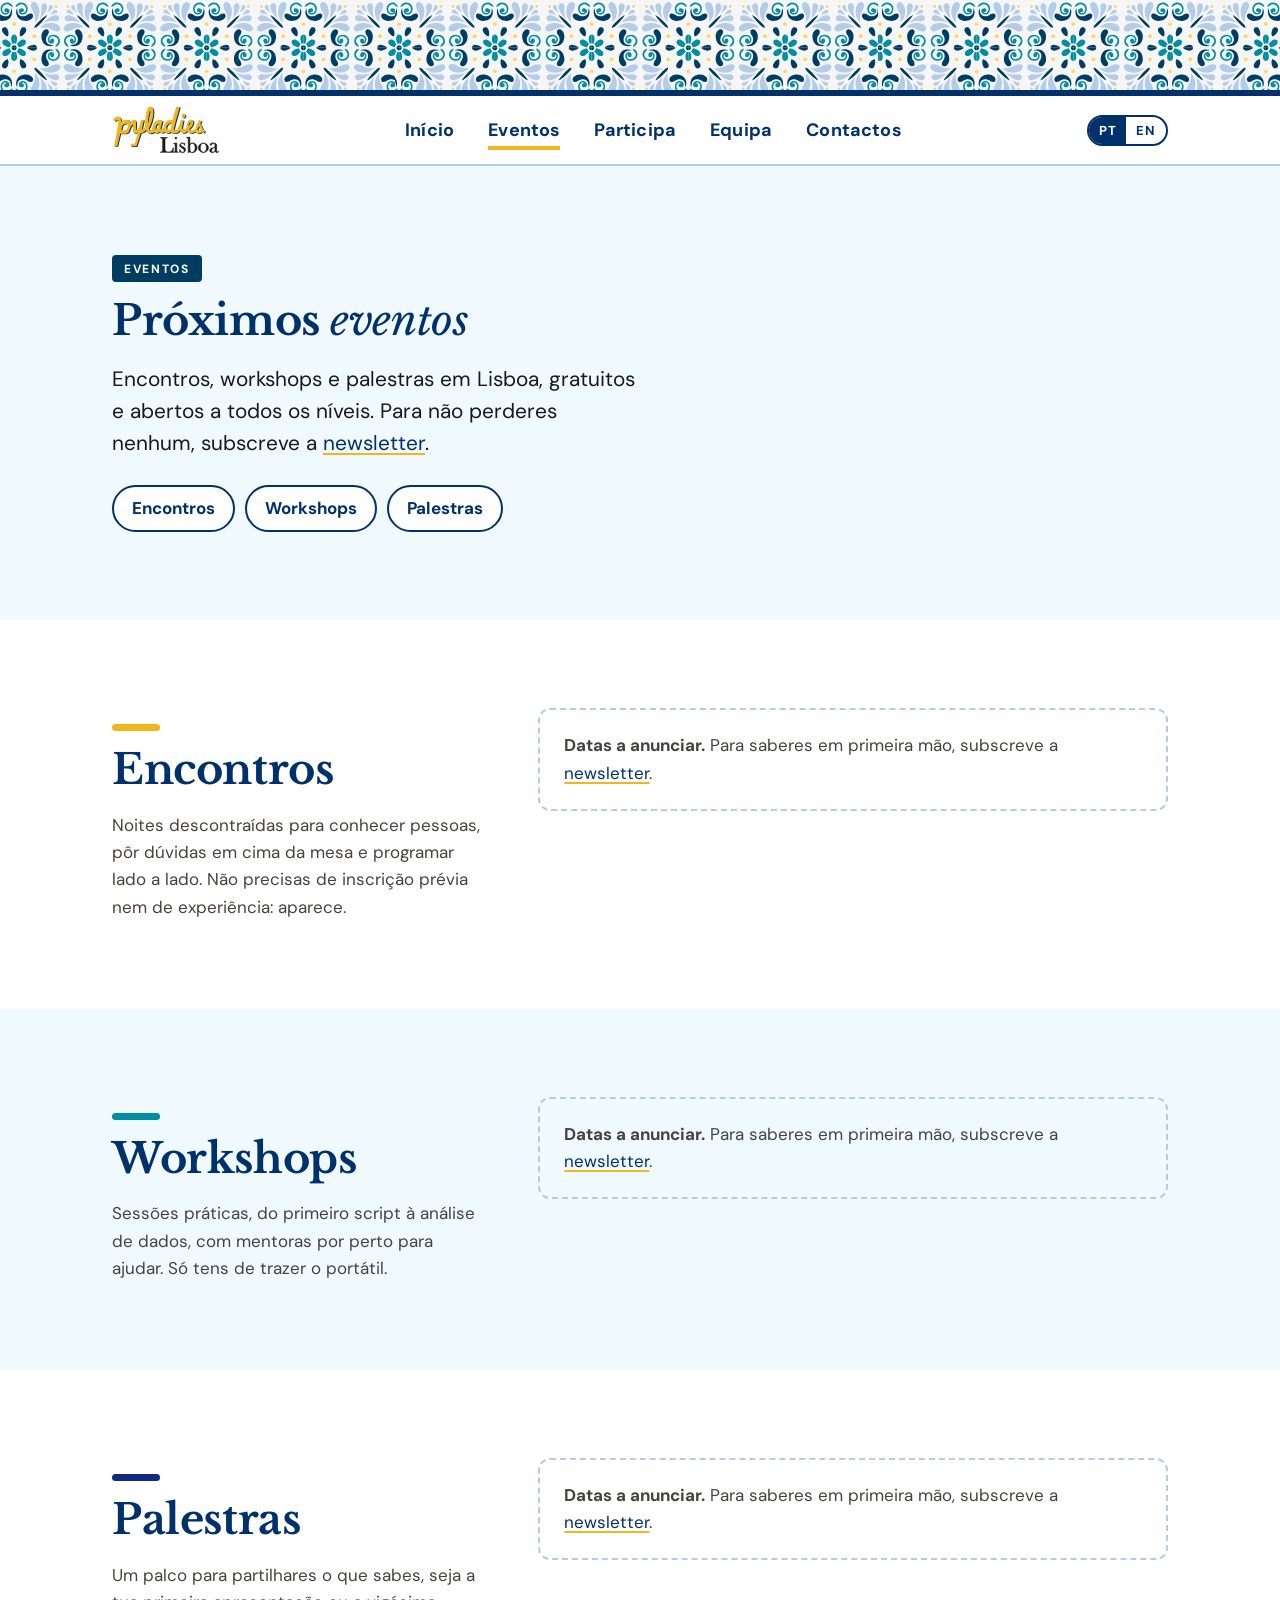
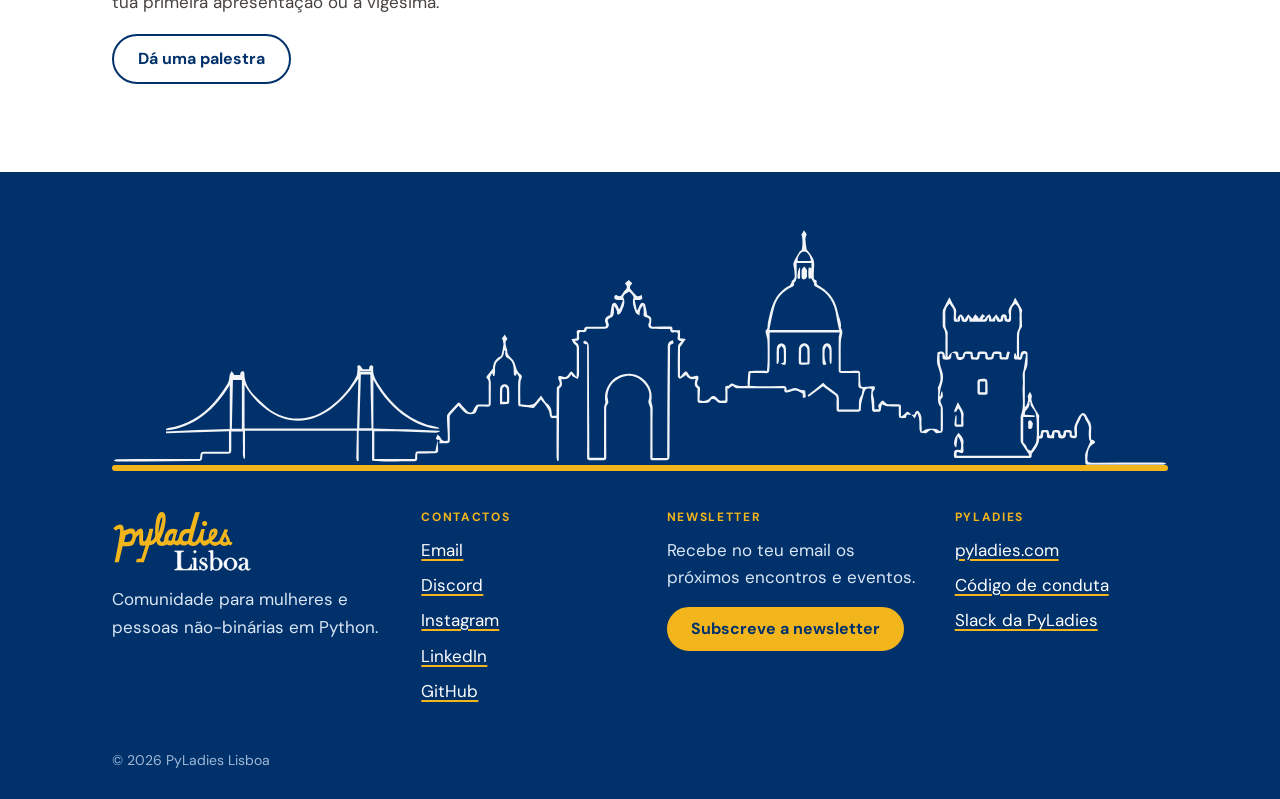
<file: eventos.html>
<!doctype html>
<html lang="pt-PT">
<head>
  <meta charset="utf-8">
  <meta name="viewport" content="width=device-width, initial-scale=1">
  <title>Eventos · PyLadies Lisboa</title>
  <meta name="description" content="PyLadies Lisboa: comunidade para mulheres e pessoas não-binárias que querem aprender, usar e liderar em Python. Encontros, workshops e palestras em Lisboa.">
  <meta name="theme-color" content="#00316b">

  <meta property="og:type" content="website">
  <meta property="og:locale" content="pt_PT">
  <meta property="og:title" content="Eventos · PyLadies Lisboa">
  <meta property="og:description" content="Comunidade para mulheres e pessoas não-binárias que querem aprender, usar e liderar em Python.">
  <meta property="og:url" content="https://lisboa.pyladies.com/eventos.html">
  <meta property="og:image" content="https://lisboa.pyladies.com/images/og-image.png">

  <link rel="alternate" hreflang="pt-PT" href="https://lisboa.pyladies.com/eventos.html">
  <link rel="alternate" hreflang="en" href="https://lisboa.pyladies.com/en/eventos.html">
  <link rel="icon" href="favicon.ico" sizes="any">
  <link rel="icon" href="images/favicon.svg" type="image/svg+xml">
  <link rel="icon" href="images/favicon-32.png" type="image/png" sizes="32x32">
  <link rel="apple-touch-icon" href="images/favicon-180.png">
  <link rel="preload" href="fonts/libre-baskerville/LibreBaskerville-VariableFont_wght.ttf" as="font" type="font/ttf" crossorigin>
  <link rel="preload" href="fonts/dm-sans/DMSans-VariableFont_opsz,wght.ttf" as="font" type="font/ttf" crossorigin>
  <link rel="stylesheet" href="style.css">
</head>
<body>
  <a class="skip" href="#conteudo">Saltar para o conteúdo</a>

  <!-- Uma única fila de azulejos, como nas publicações. -->
  <div class="tile-band" aria-hidden="true"></div>

  <header class="site-header">
    <div class="wrap header-inner">
      <a href="index.html" class="brand"><img src="images/wordmark.svg" alt="PyLadies Lisboa" width="132" height="58"></a>
      <nav aria-label="Principal">
        <ul class="nav">
          <li><a href="index.html">Início</a></li>
          <li><a href="eventos.html" aria-current="page">Eventos</a></li>
          <li><a href="participa.html">Participa</a></li>
          <li><a href="equipa.html">Equipa</a></li>
          <li><a href="contactos.html">Contactos</a></li>
        </ul>
      </nav>
      <div class="lang-switch" role="group" aria-label="Idioma">
        <span aria-current="true">PT</span>
        <a href="en/eventos.html" hreflang="en" lang="en" title="English version">EN</a>
      </div>
    </div>
  </header>

  <main id="conteudo">
    <!-- ───────────── Destaque + calendário ───────────── -->
    <section class="section section-ice">
      <div class="wrap encontros">
        <div>
          <span class="eyebrow">Eventos</span>
          <h1 class="display page-title">Próximos <em>eventos</em></h1>
          <p class="lead">
            Encontros, workshops e palestras em Lisboa, gratuitos e abertos a todos os níveis.
            Para não perderes nenhum, subscreve a <a href="participa.html#novidades">newsletter</a>.
          </p>
          <ul class="jump" aria-label="Tipos de evento">
            <li><a href="#encontros">Encontros</a></li>
            <li><a href="#workshops">Workshops</a></li>
            <li><a href="#palestras">Palestras</a></li>
          </ul>
        </div>
        <!-- Preenchido por calendario.js a partir dos eventos desta página. Sem JS, fica escondido. -->
        <div class="cal" id="calendario" hidden></div>
      </div>
    </section>

    <!--
      NOVO EVENTO: na secção do tipo certo (encontros / workshops / palestras), trocar o
      <p class="events-empty"> por uma lista e um <li> por evento. O calendário lê a data do
      <time datetime> e a cor do tipo a partir da secção; não é preciso mais nada.

      <ol class="events">
        <li>
          <article class="event">
            <p class="event-date"><strong><time datetime="2026-12-10T18:30">Quinta-feira, 10 de dezembro</time></strong> · 18h30</p>
            <h3>Título do evento</h3>
            <p>Descrição curta.</p>
            <p class="event-meta"><strong>Lisboa</strong> · local · <strong>Gratuito</strong></p>
            <a class="btn btn-primary" href="LINK-DE-INSCRICAO">Inscreve-te</a>
          </article>
        </li>
      </ol>
    -->

    <!-- ───────────── Encontros ───────────── -->
    <section id="encontros" class="section formato">
      <div class="wrap formato-grid">
        <div class="formato-intro">
          <h2 class="display">Encontros</h2>
          <p>Noites descontraídas para conhecer pessoas, pôr dúvidas em cima da mesa e programar lado a lado. Não precisas de inscrição prévia nem de experiência: aparece.</p>
        </div>
        <div>
          <p class="events-empty"><strong>Datas a anunciar.</strong> Para saberes em primeira mão, subscreve a <a href="participa.html#novidades">newsletter</a>.</p>
        </div>
      </div>
    </section>

    <!-- ───────────── Workshops ───────────── -->
    <section id="workshops" class="section section-ice formato">
      <div class="wrap formato-grid">
        <div class="formato-intro">
          <h2 class="display">Workshops</h2>
          <p>Sessões práticas, do primeiro script à análise de dados, com mentoras por perto para ajudar. Só tens de trazer o portátil.</p>
        </div>
        <div>
          <p class="events-empty"><strong>Datas a anunciar.</strong> Para saberes em primeira mão, subscreve a <a href="participa.html#novidades">newsletter</a>.</p>
        </div>
      </div>
    </section>

    <!-- ───────────── Palestras ───────────── -->
    <section id="palestras" class="section formato">
      <div class="wrap formato-grid">
        <div class="formato-intro">
          <h2 class="display">Palestras</h2>
          <p>Um palco para partilhares o que sabes, seja a tua primeira apresentação ou a vigésima.</p>
          <p><a class="btn btn-ghost" href="participa.html#dar-palestra">Dá uma palestra</a></p>
        </div>
        <div>
          <p class="events-empty"><strong>Datas a anunciar.</strong> Para saberes em primeira mão, subscreve a <a href="participa.html#novidades">newsletter</a>.</p>
        </div>
      </div>
    </section>
  </main>

  <!-- ───────────── Contactos / rodapé ───────────── -->
  <footer id="contactos" class="site-footer">
    <div class="wrap">
      <img class="skyline" src="images/skyline-on-dark.svg" alt="" width="1100" height="249">
      <div class="ground" aria-hidden="true"></div>

      <div class="footer-grid">
        <div>
          <img src="images/wordmark-on-dark.svg" alt="PyLadies Lisboa" width="160" height="70">
          <p class="footer-note">Comunidade para mulheres e pessoas não-binárias em Python.</p>
        </div>
        <div>
          <h2 class="footer-title">Contactos</h2>
          <ul class="links">
            <li><a href="mailto:lisboa@pyladies.com" title="lisboa@pyladies.com">Email</a></li>
            <li><a href="https://discord.gg/7J5Ts5VVPW">Discord</a></li>
            <li><a href="https://www.instagram.com/pyladies.lisboa/">Instagram</a></li>
            <li><a href="https://www.linkedin.com/company/pyladies-lisboa">LinkedIn</a></li>
            <li><a href="https://github.com/PyLadies-Lisboa">GitHub</a></li>
          </ul>
        </div>
        <div>
          <h2 class="footer-title">Newsletter</h2>
          <p class="footer-note">Recebe no teu email os próximos encontros e eventos.</p>
          <a class="btn btn-footer" href="participa.html#novidades">Subscreve a newsletter</a>
        </div>
        <div>
          <h2 class="footer-title">PyLadies</h2>
          <ul class="links">
            <li><a href="https://www.pyladies.com/">pyladies.com</a></li>
            <li><a href="https://www.pyladies.com/CodeOfConduct/">Código de conduta</a></li>
            <li><a href="https://slackin.pyladies.com/">Slack da PyLadies</a></li>
          </ul>
        </div>
      </div>
      <p class="copyright">© <span id="ano">2026</span> PyLadies Lisboa</p>
    </div>
  </footer>

  <script src="calendario.js" defer></script>
  <script>
    try { document.getElementById("ano").textContent = new Date().getFullYear(); } catch (e) {}
  </script>
</body>
</html>
</file>
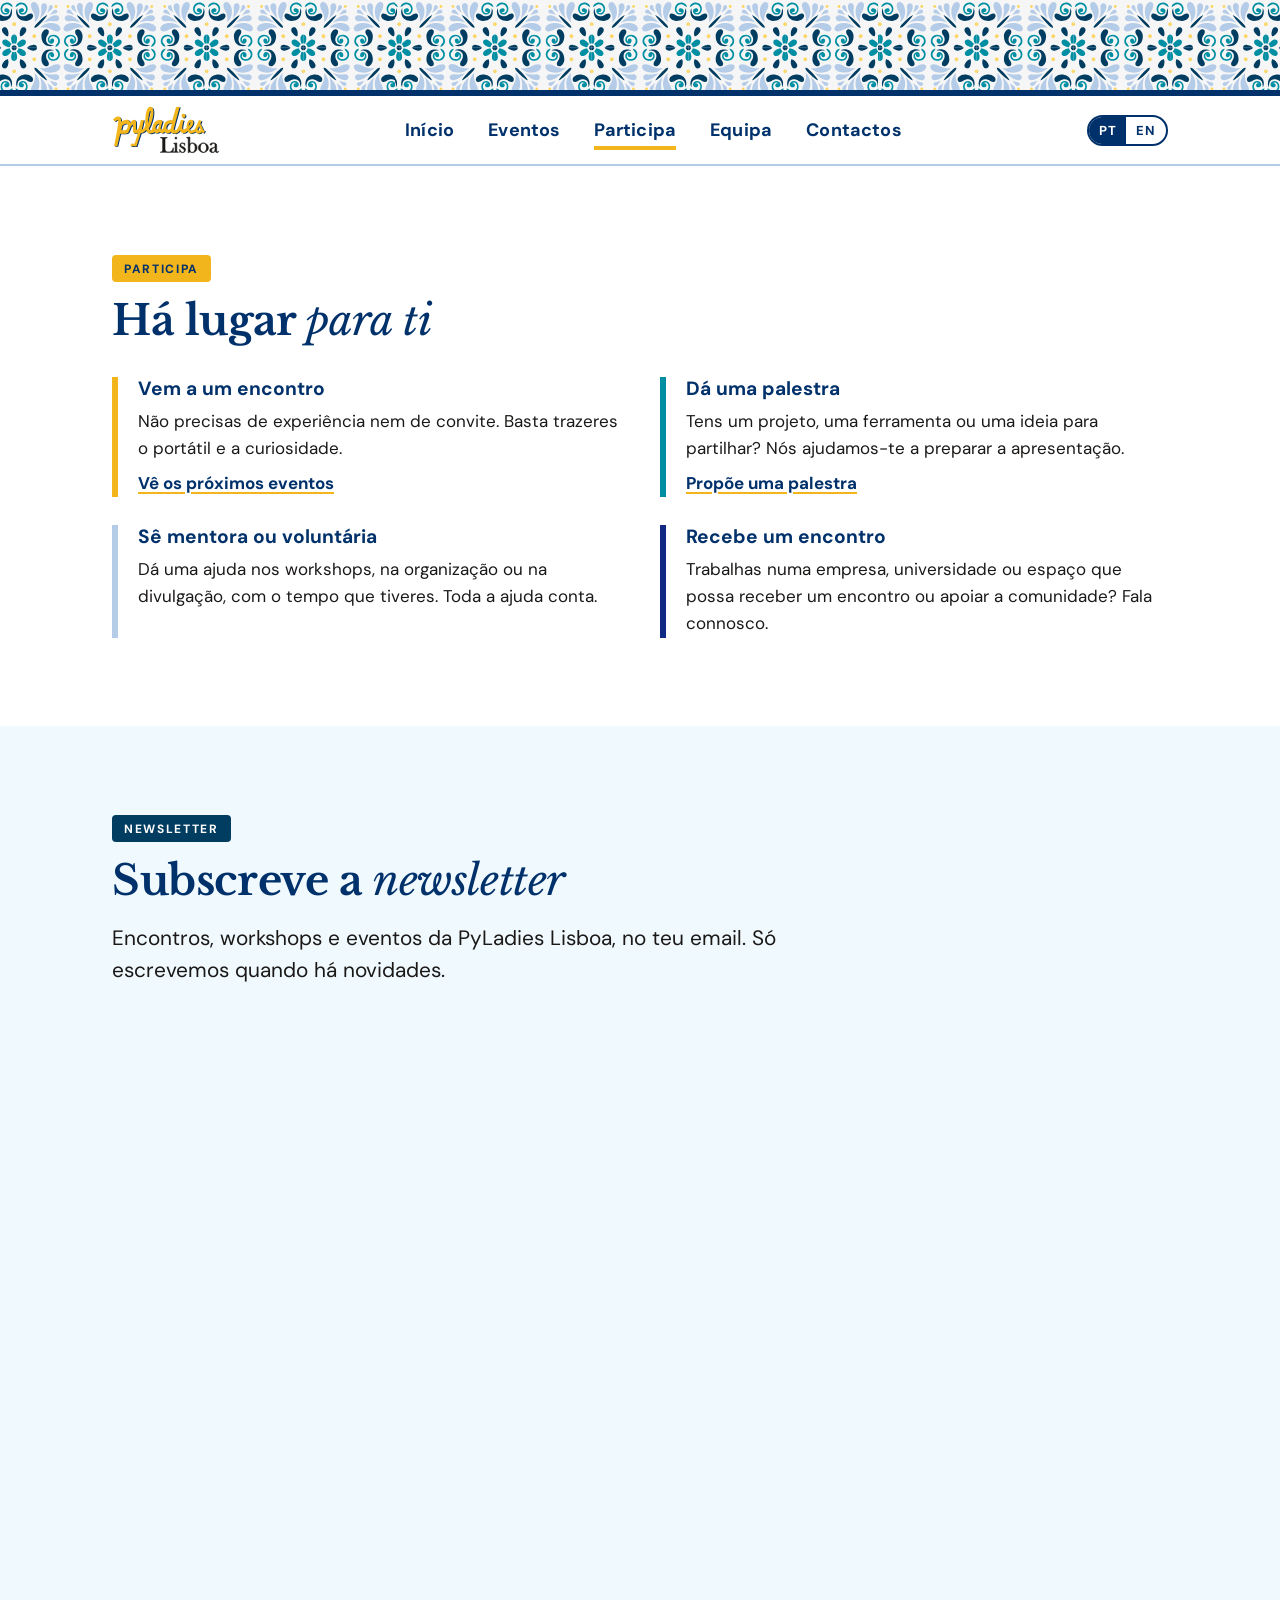
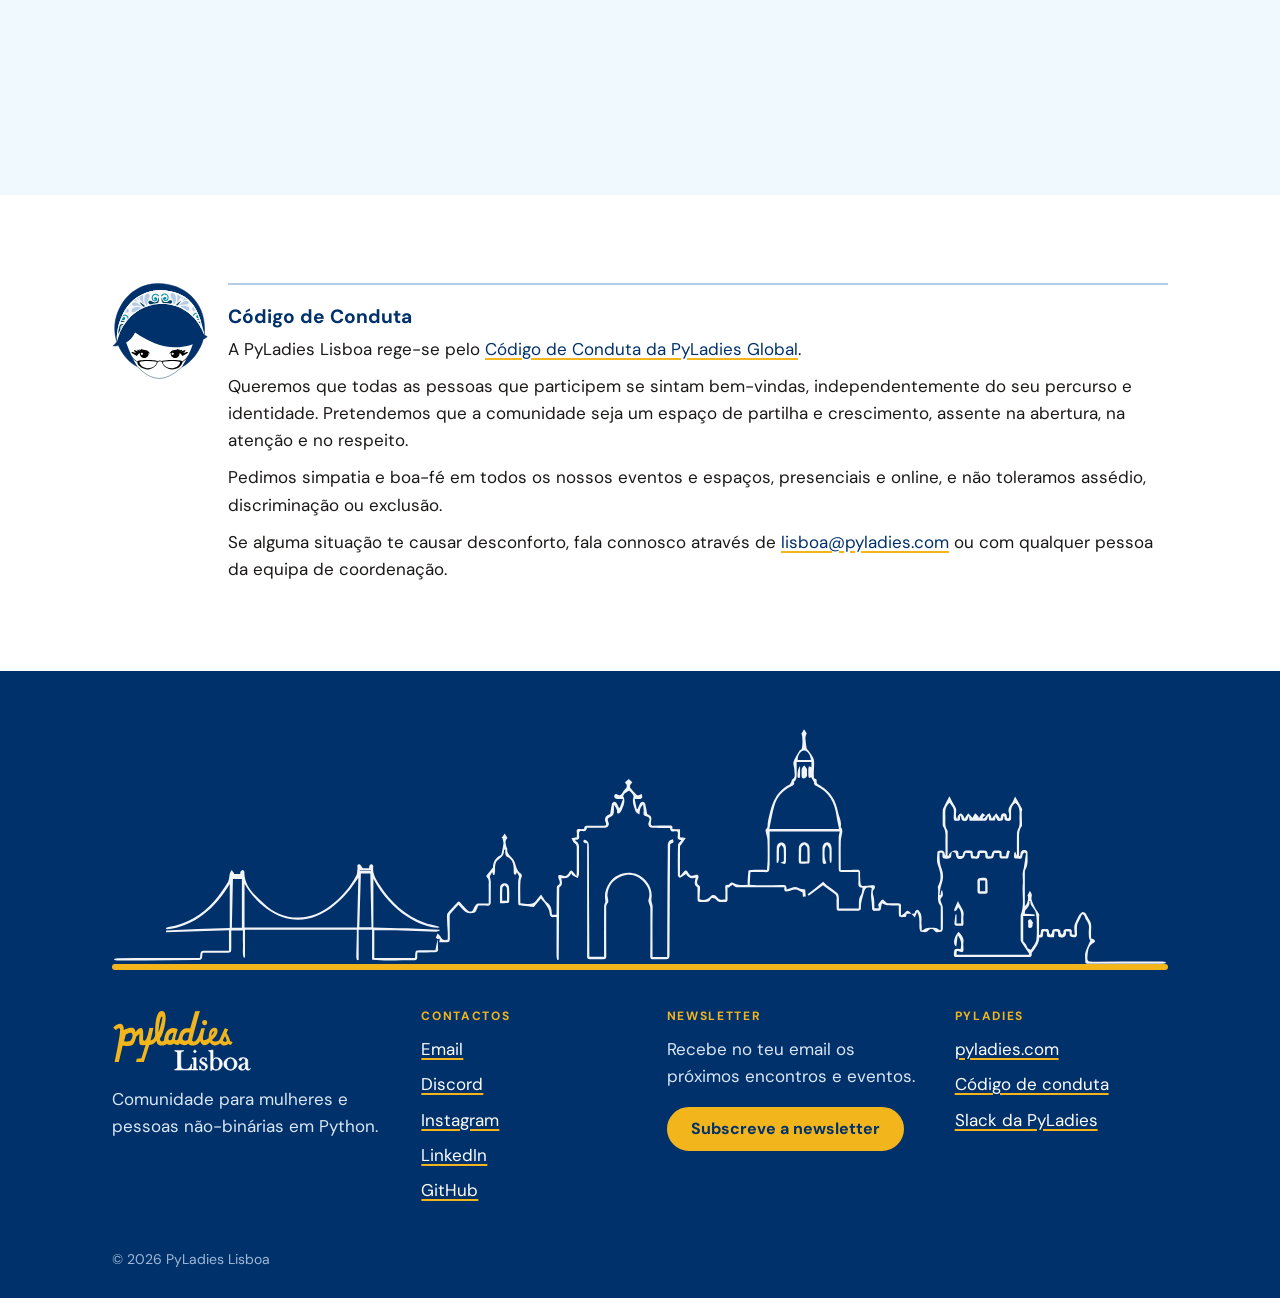
<file: participa.html>
<!doctype html>
<html lang="pt-PT">
<head>
  <meta charset="utf-8">
  <meta name="viewport" content="width=device-width, initial-scale=1">
  <title>Participa · PyLadies Lisboa</title>
  <meta name="description" content="PyLadies Lisboa: comunidade para mulheres e pessoas não-binárias que querem aprender, usar e liderar em Python. Encontros, workshops e palestras em Lisboa.">
  <meta name="theme-color" content="#00316b">

  <meta property="og:type" content="website">
  <meta property="og:locale" content="pt_PT">
  <meta property="og:title" content="Participar · PyLadies Lisboa">
  <meta property="og:description" content="Comunidade para mulheres e pessoas não-binárias que querem aprender, usar e liderar em Python.">
  <meta property="og:url" content="https://lisboa.pyladies.com/participa.html">
  <meta property="og:image" content="https://lisboa.pyladies.com/images/og-image.png">

  <link rel="alternate" hreflang="pt-PT" href="https://lisboa.pyladies.com/participa.html">
  <link rel="alternate" hreflang="en" href="https://lisboa.pyladies.com/en/participa.html">
  <link rel="icon" href="favicon.ico" sizes="any">
  <link rel="icon" href="images/favicon.svg" type="image/svg+xml">
  <link rel="icon" href="images/favicon-32.png" type="image/png" sizes="32x32">
  <link rel="apple-touch-icon" href="images/favicon-180.png">
  <link rel="preload" href="fonts/libre-baskerville/LibreBaskerville-VariableFont_wght.ttf" as="font" type="font/ttf" crossorigin>
  <link rel="preload" href="fonts/dm-sans/DMSans-VariableFont_opsz,wght.ttf" as="font" type="font/ttf" crossorigin>
  <link rel="stylesheet" href="style.css">
</head>
<body>
  <a class="skip" href="#conteudo">Saltar para o conteúdo</a>

  <!-- Uma única fila de azulejos, como nas publicações. -->
  <div class="tile-band" aria-hidden="true"></div>

  <header class="site-header">
    <div class="wrap header-inner">
      <a href="index.html" class="brand"><img src="images/wordmark.svg" alt="PyLadies Lisboa" width="132" height="58"></a>
      <nav aria-label="Principal">
        <ul class="nav">
          <li><a href="index.html">Início</a></li>
          <li><a href="eventos.html">Eventos</a></li>
          <li><a href="participa.html" aria-current="page">Participa</a></li>
          <li><a href="equipa.html">Equipa</a></li>
          <li><a href="contactos.html">Contactos</a></li>
        </ul>
      </nav>
      <div class="lang-switch" role="group" aria-label="Idioma">
        <span aria-current="true">PT</span>
        <a href="en/participa.html" hreflang="en" lang="en" title="English version">EN</a>
      </div>
    </div>
  </header>

  <main id="conteudo">
    <!-- ───────────── Participa ───────────── -->
    <section id="participa" class="section">
      <div class="wrap">
        <span class="eyebrow">Participa</span>
        <h1 class="display page-title">Há lugar <em>para ti</em></h1>
        <ul class="ways">
          <li id="vir-encontro">
            <h3>Vem a um encontro</h3>
            <p>Não precisas de experiência nem de convite. Basta trazeres o portátil e a curiosidade.</p>
            <p class="way-link"><a href="eventos.html">Vê os próximos eventos</a></p>
          </li>
          <li id="dar-palestra">
            <h3>Dá uma palestra</h3>
            <p>Tens um projeto, uma ferramenta ou uma ideia para partilhar? Nós ajudamos-te a preparar a apresentação.</p>
            <p class="way-link"><a href="mailto:lisboa@pyladies.com?subject=Proposta%20de%20palestra">Propõe uma palestra</a></p>
          </li>
          <li>
            <h3>Sê mentora ou voluntária</h3>
            <p>Dá uma ajuda nos workshops, na organização ou na divulgação, com o tempo que tiveres. Toda a ajuda conta.</p>
          </li>
          <li>
            <h3>Recebe um encontro</h3>
            <p>Trabalhas numa empresa, universidade ou espaço que possa receber um encontro ou apoiar a comunidade? Fala connosco.</p>
          </li>
        </ul>
      </div>
    </section>

    <!-- ───────────── Novidades por email (formulário Tally) ───────────── -->
    <section id="novidades" class="section section-ice">
      <div class="wrap">
        <span class="eyebrow">Newsletter</span>
        <h2 class="display">Subscreve a <em>newsletter</em></h2>
        <p class="lead narrow">Encontros, workshops e eventos da PyLadies Lisboa, no teu email. Só escrevemos quando há novidades.</p>
        <div class="signup">
          <iframe data-tally-src="https://tally.so/embed/e5rz8J?lista=newsletter&amp;alignLeft=1&amp;hideTitle=1&amp;transparentBackground=1&amp;dynamicHeight=1"
                  loading="lazy" width="100%" height="720" title="Receber as novidades da PyLadies Lisboa"></iframe>
          <noscript><p><a href="https://tally.so/r/e5rz8J?lista=newsletter">Abre o formulário de subscrição</a></p></noscript>
        </div>
      </div>
    </section>

    <!-- ───────────── Código de conduta ───────────── -->
    <section id="conduta" class="section">
      <div class="wrap conduct">
        <img src="images/mascot.svg" alt="" width="96" height="97">
        <div>
          <h2 class="h3">Código de Conduta</h2>
          <p>A PyLadies Lisboa rege-se pelo <a href="https://www.pyladies.com/CodeOfConduct/">Código de Conduta da PyLadies Global</a>.</p>
          <p>Queremos que todas as pessoas que participem se sintam bem-vindas, independentemente do seu percurso e identidade. Pretendemos que a comunidade seja um espaço de partilha e crescimento, assente na abertura, na atenção e no respeito.</p>
          <p>Pedimos simpatia e boa-fé em todos os nossos eventos e espaços, presenciais e online, e não toleramos assédio, discriminação ou exclusão.</p>
          <p>Se alguma situação te causar desconforto, fala connosco através de <a href="mailto:lisboa@pyladies.com">lisboa@pyladies.com</a> ou com qualquer pessoa da equipa de coordenação.</p>
        </div>
      </div>
    </section>
  </main>

  <!-- ───────────── Contactos / rodapé ───────────── -->
  <footer id="contactos" class="site-footer">
    <div class="wrap">
      <img class="skyline" src="images/skyline-on-dark.svg" alt="" width="1100" height="249">
      <div class="ground" aria-hidden="true"></div>

      <div class="footer-grid">
        <div>
          <img src="images/wordmark-on-dark.svg" alt="PyLadies Lisboa" width="160" height="70">
          <p class="footer-note">Comunidade para mulheres e pessoas não-binárias em Python.</p>
        </div>
        <div>
          <h2 class="footer-title">Contactos</h2>
          <ul class="links">
            <li><a href="mailto:lisboa@pyladies.com" title="lisboa@pyladies.com">Email</a></li>
            <li><a href="https://discord.gg/7J5Ts5VVPW">Discord</a></li>
            <li><a href="https://www.instagram.com/pyladies.lisboa/">Instagram</a></li>
            <li><a href="https://www.linkedin.com/company/pyladies-lisboa">LinkedIn</a></li>
            <li><a href="https://github.com/PyLadies-Lisboa">GitHub</a></li>
          </ul>
        </div>
        <div>
          <h2 class="footer-title">Newsletter</h2>
          <p class="footer-note">Recebe no teu email os próximos encontros e eventos.</p>
          <a class="btn btn-footer" href="participa.html#novidades">Subscreve a newsletter</a>
        </div>
        <div>
          <h2 class="footer-title">PyLadies</h2>
          <ul class="links">
            <li><a href="https://www.pyladies.com/">pyladies.com</a></li>
            <li><a href="https://www.pyladies.com/CodeOfConduct/">Código de conduta</a></li>
            <li><a href="https://slackin.pyladies.com/">Slack da PyLadies</a></li>
          </ul>
        </div>
      </div>
      <p class="copyright">© <span id="ano">2026</span> PyLadies Lisboa</p>
    </div>
  </footer>

  <!-- Formulário Tally: o embed.js ajusta a altura; sem ele, o iframe carrega na mesma -->
  <script>
    (function () {
      var load = function () {
        if (window.Tally) return window.Tally.loadEmbeds();
        document.querySelectorAll('iframe[data-tally-src]:not([src])').forEach(function (f) { f.src = f.dataset.tallySrc; });
      };
      var s = document.createElement('script');
      s.src = 'https://tally.so/widgets/embed.js'; s.async = true; s.onload = load; s.onerror = load;
      document.body.appendChild(s);
    })();
  </script>
  <script>
    try { document.getElementById("ano").textContent = new Date().getFullYear(); } catch (e) {}
  </script>
</body>
</html>
</file>
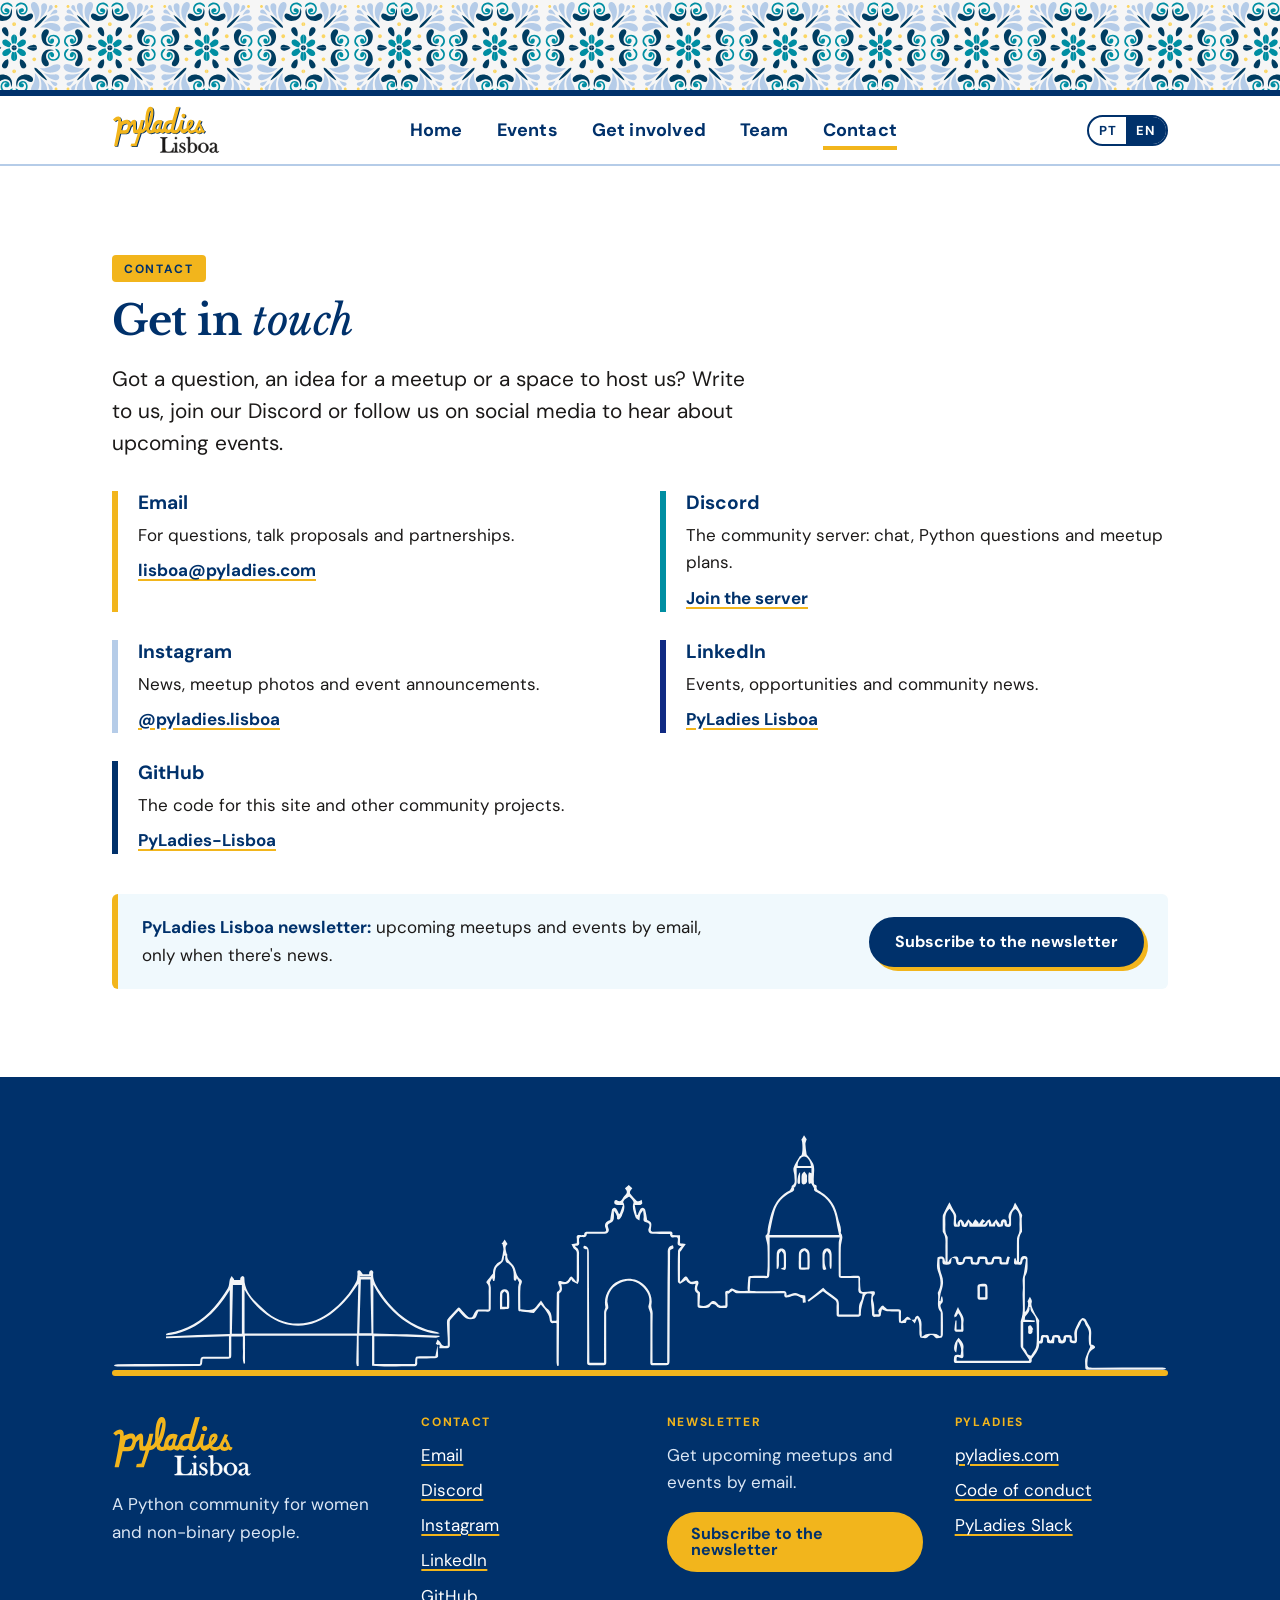
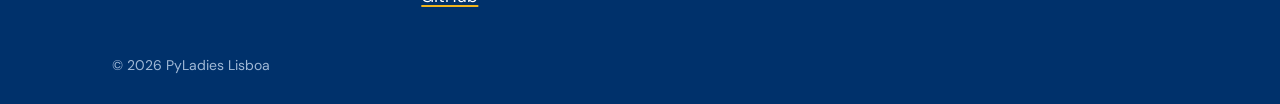
<file: en/contactos.html>
<!doctype html>
<html lang="en">
<head>
  <meta charset="utf-8">
  <meta name="viewport" content="width=device-width, initial-scale=1">
  <title>Contact · PyLadies Lisboa</title>
  <meta name="description" content="PyLadies Lisboa: a community for women and non-binary people who want to learn, use and lead in Python. Meetups, workshops and talks in Lisbon.">
  <meta name="theme-color" content="#00316b">

  <meta property="og:type" content="website">
  <meta property="og:locale" content="en_GB">
  <meta property="og:title" content="Contact · PyLadies Lisboa">
  <meta property="og:description" content="A community for women and non-binary people who want to learn, use and lead in Python.">
  <meta property="og:url" content="https://lisboa.pyladies.com/en/contactos.html">
  <meta property="og:image" content="https://lisboa.pyladies.com/images/og-image.png">

  <link rel="alternate" hreflang="pt-PT" href="https://lisboa.pyladies.com/contactos.html">
  <link rel="alternate" hreflang="en" href="https://lisboa.pyladies.com/en/contactos.html">
  <link rel="icon" href="../favicon.ico" sizes="any">
  <link rel="icon" href="../images/favicon.svg" type="image/svg+xml">
  <link rel="icon" href="../images/favicon-32.png" type="image/png" sizes="32x32">
  <link rel="apple-touch-icon" href="../images/favicon-180.png">
  <link rel="preload" href="../fonts/libre-baskerville/LibreBaskerville-VariableFont_wght.ttf" as="font" type="font/ttf" crossorigin>
  <link rel="preload" href="../fonts/dm-sans/DMSans-VariableFont_opsz,wght.ttf" as="font" type="font/ttf" crossorigin>
  <link rel="stylesheet" href="../style.css">
</head>
<body>
  <a class="skip" href="#conteudo">Skip to content</a>

  <!-- Uma única fila de azulejos, como nas publicações. -->
  <div class="tile-band" aria-hidden="true"></div>

  <header class="site-header">
    <div class="wrap header-inner">
      <a href="index.html" class="brand"><img src="../images/wordmark.svg" alt="PyLadies Lisboa" width="132" height="58"></a>
      <nav aria-label="Main">
        <ul class="nav">
          <li><a href="index.html">Home</a></li>
          <li><a href="eventos.html">Events</a></li>
          <li><a href="participa.html">Get involved</a></li>
          <li><a href="equipa.html">Team</a></li>
          <li><a href="contactos.html" aria-current="page">Contact</a></li>
        </ul>
      </nav>
      <div class="lang-switch" role="group" aria-label="Language">
        <a href="../contactos.html" hreflang="pt-PT" lang="pt-PT" title="Versão em português">PT</a>
        <span aria-current="true">EN</span>
      </div>
    </div>
  </header>

  <main id="conteudo">
    <!-- ───────────── Contactos ───────────── -->
    <section class="section">
      <div class="wrap">
        <span class="eyebrow">Contact</span>
        <h1 class="display page-title">Get in <em>touch</em></h1>
        <p class="lead narrow">
          Got a question, an idea for a meetup or a space to host us?
          Write to us, join our Discord or follow us on social media to hear about upcoming events.
        </p>
        <ul class="ways">
          <li>
            <h3>Email</h3>
            <p>For questions, talk proposals and partnerships.</p>
            <p class="way-link"><a href="mailto:lisboa@pyladies.com">lisboa@pyladies.com</a></p>
          </li>
          <li>
            <h3>Discord</h3>
            <p>The community server: chat, Python questions and meetup plans.</p>
            <p class="way-link"><a href="https://discord.gg/7J5Ts5VVPW">Join the server</a></p>
          </li>
          <li>
            <h3>Instagram</h3>
            <p>News, meetup photos and event announcements.</p>
            <p class="way-link"><a href="https://www.instagram.com/pyladies.lisboa/">@pyladies.lisboa</a></p>
          </li>
          <li>
            <h3>LinkedIn</h3>
            <p>Events, opportunities and community news.</p>
            <p class="way-link"><a href="https://www.linkedin.com/company/pyladies-lisboa">PyLadies Lisboa</a></p>
          </li>
          <li>
            <h3>GitHub</h3>
            <p>The code for this site and other community projects.</p>
            <p class="way-link"><a href="https://github.com/PyLadies-Lisboa">PyLadies-Lisboa</a></p>
          </li>
        </ul>
        <div class="signup-cta">
          <p><strong>PyLadies Lisboa newsletter:</strong> upcoming meetups and events by email, only when there's news.</p>
          <a class="btn btn-primary" href="participa.html#novidades">Subscribe to the newsletter</a>
        </div>
      </div>
    </section>
  </main>

  <!-- ───────────── Contactos / rodapé ───────────── -->
  <footer id="contactos" class="site-footer">
    <div class="wrap">
      <img class="skyline" src="../images/skyline-on-dark.svg" alt="" width="1100" height="249">
      <div class="ground" aria-hidden="true"></div>

      <div class="footer-grid">
        <div>
          <img src="../images/wordmark-on-dark.svg" alt="PyLadies Lisboa" width="160" height="70">
          <p class="footer-note">A Python community for women and non-binary people.</p>
        </div>
        <div>
          <h2 class="footer-title">Contact</h2>
          <ul class="links">
            <li><a href="mailto:lisboa@pyladies.com" title="lisboa@pyladies.com">Email</a></li>
            <li><a href="https://discord.gg/7J5Ts5VVPW">Discord</a></li>
            <li><a href="https://www.instagram.com/pyladies.lisboa/">Instagram</a></li>
            <li><a href="https://www.linkedin.com/company/pyladies-lisboa">LinkedIn</a></li>
            <li><a href="https://github.com/PyLadies-Lisboa">GitHub</a></li>
          </ul>
        </div>
        <div>
          <h2 class="footer-title">Newsletter</h2>
          <p class="footer-note">Get upcoming meetups and events by email.</p>
          <a class="btn btn-footer" href="participa.html#novidades">Subscribe to the newsletter</a>
        </div>
        <div>
          <h2 class="footer-title">PyLadies</h2>
          <ul class="links">
            <li><a href="https://www.pyladies.com/">pyladies.com</a></li>
            <li><a href="https://www.pyladies.com/CodeOfConduct/">Code of conduct</a></li>
            <li><a href="https://slackin.pyladies.com/">PyLadies Slack</a></li>
          </ul>
        </div>
      </div>
      <p class="copyright">© <span id="ano">2026</span> PyLadies Lisboa</p>
    </div>
  </footer>

  <script>
    try { document.getElementById("ano").textContent = new Date().getFullYear(); } catch (e) {}
  </script>
</body>
</html>
</file>
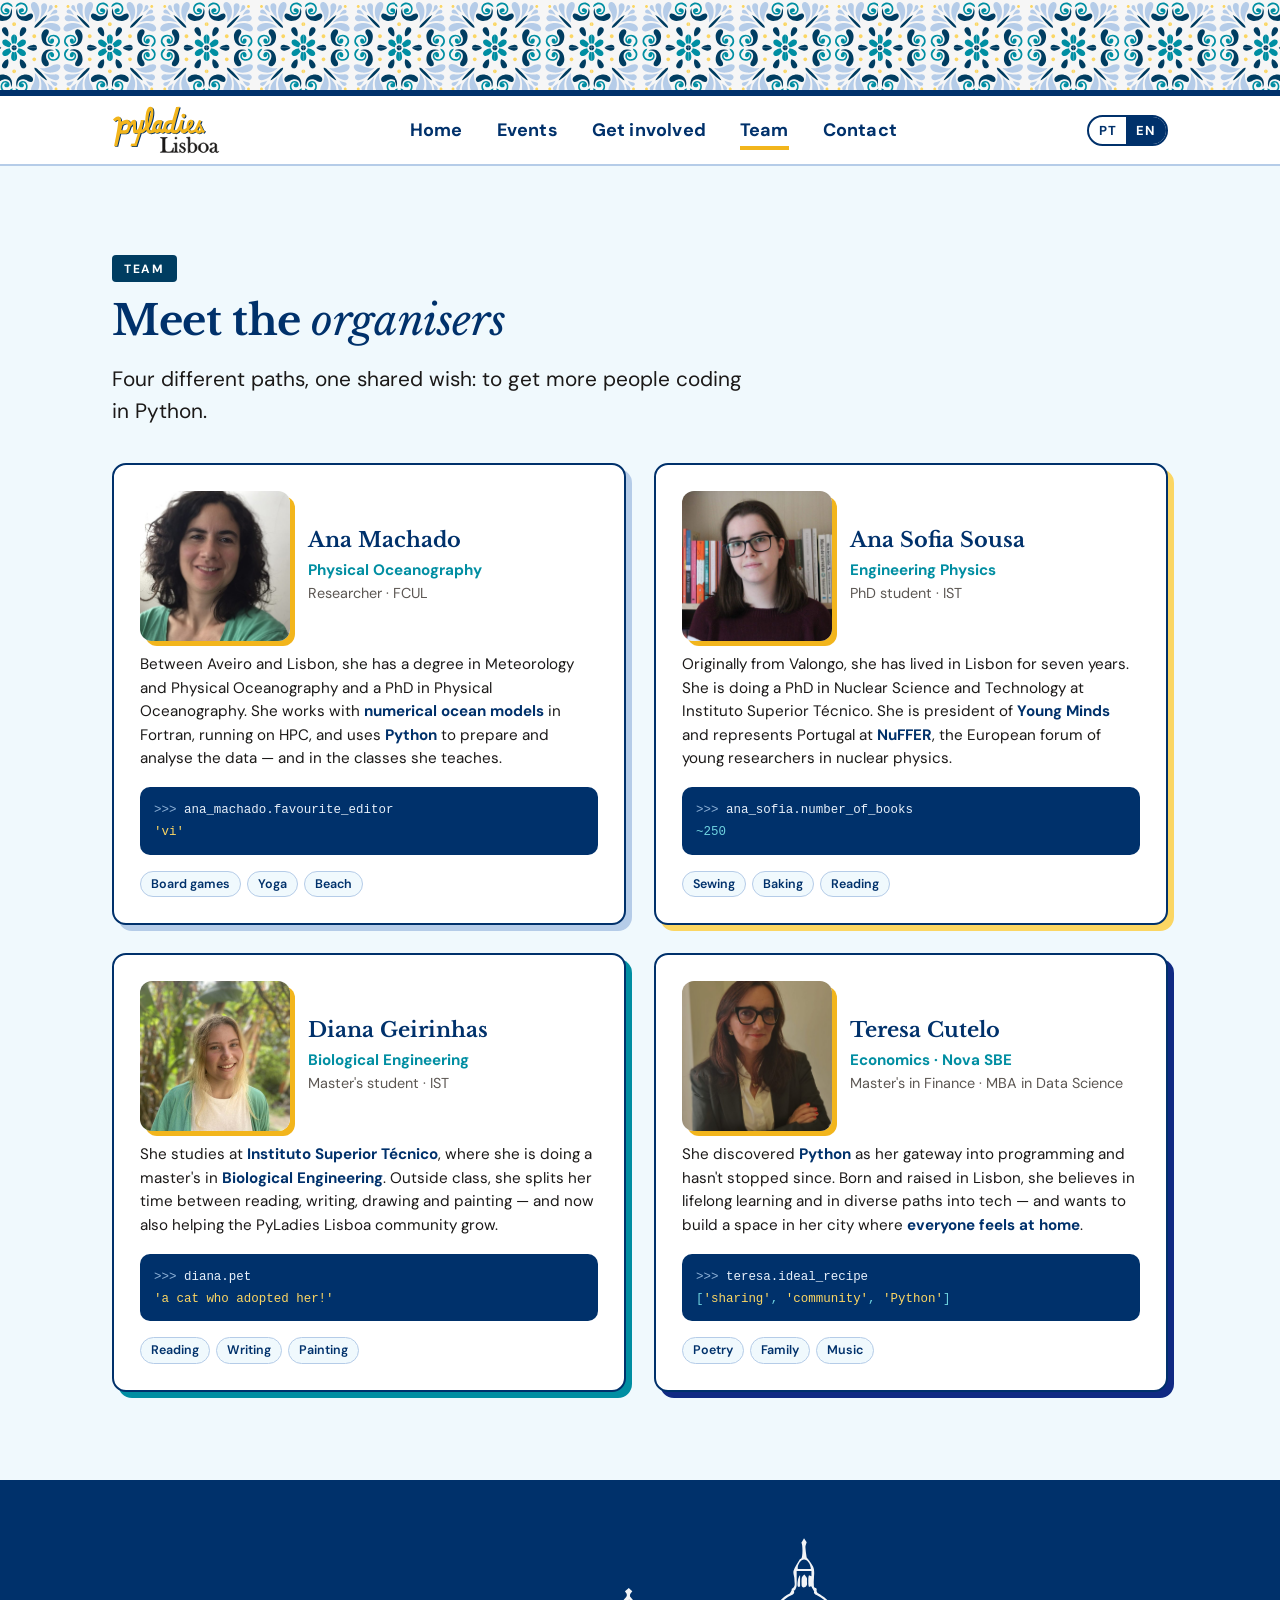
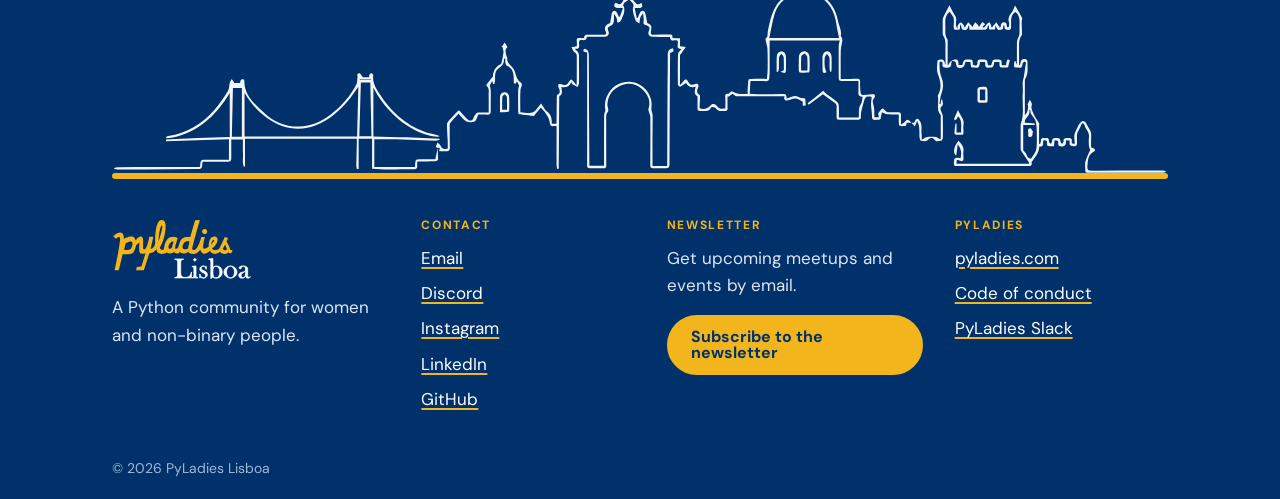
<file: en/equipa.html>
<!doctype html>
<html lang="en">
<head>
  <meta charset="utf-8">
  <meta name="viewport" content="width=device-width, initial-scale=1">
  <title>Team · PyLadies Lisboa</title>
  <meta name="description" content="PyLadies Lisboa: a community for women and non-binary people who want to learn, use and lead in Python. Meetups, workshops and talks in Lisbon.">
  <meta name="theme-color" content="#00316b">

  <meta property="og:type" content="website">
  <meta property="og:locale" content="en_GB">
  <meta property="og:title" content="Team · PyLadies Lisboa">
  <meta property="og:description" content="A community for women and non-binary people who want to learn, use and lead in Python.">
  <meta property="og:url" content="https://lisboa.pyladies.com/en/equipa.html">
  <meta property="og:image" content="https://lisboa.pyladies.com/images/og-image.png">

  <link rel="alternate" hreflang="pt-PT" href="https://lisboa.pyladies.com/equipa.html">
  <link rel="alternate" hreflang="en" href="https://lisboa.pyladies.com/en/equipa.html">
  <link rel="icon" href="../favicon.ico" sizes="any">
  <link rel="icon" href="../images/favicon.svg" type="image/svg+xml">
  <link rel="icon" href="../images/favicon-32.png" type="image/png" sizes="32x32">
  <link rel="apple-touch-icon" href="../images/favicon-180.png">
  <link rel="preload" href="../fonts/libre-baskerville/LibreBaskerville-VariableFont_wght.ttf" as="font" type="font/ttf" crossorigin>
  <link rel="preload" href="../fonts/dm-sans/DMSans-VariableFont_opsz,wght.ttf" as="font" type="font/ttf" crossorigin>
  <link rel="stylesheet" href="../style.css">
</head>
<body>
  <a class="skip" href="#conteudo">Skip to content</a>

  <!-- Uma única fila de azulejos, como nas publicações. -->
  <div class="tile-band" aria-hidden="true"></div>

  <header class="site-header">
    <div class="wrap header-inner">
      <a href="index.html" class="brand"><img src="../images/wordmark.svg" alt="PyLadies Lisboa" width="132" height="58"></a>
      <nav aria-label="Main">
        <ul class="nav">
          <li><a href="index.html">Home</a></li>
          <li><a href="eventos.html">Events</a></li>
          <li><a href="participa.html">Get involved</a></li>
          <li><a href="equipa.html" aria-current="page">Team</a></li>
          <li><a href="contactos.html">Contact</a></li>
        </ul>
      </nav>
      <div class="lang-switch" role="group" aria-label="Language">
        <a href="../equipa.html" hreflang="pt-PT" lang="pt-PT" title="Versão em português">PT</a>
        <span aria-current="true">EN</span>
      </div>
    </div>
  </header>

  <main id="conteudo">
    <!-- ───────────── Equipa ───────────── -->
    <!-- Os textos vêm da campanha "Quem coordena" (pyladies-lisboa-design/campaigns/quem-coordena). -->
    <section id="equipa" class="section section-ice">
      <div class="wrap">
        <span class="eyebrow">Team</span>
        <h1 class="display page-title">Meet the <em>organisers</em></h1>
        <p class="lead narrow">Four different paths, one shared wish: to get more people coding in Python.</p>

        <ul class="team">
          <li class="person">
            <div class="person-head">
              <img src="../images/equipa/ana-machado.jpg" alt="Ana Machado" width="608" height="800" loading="lazy" style="object-position: 50% 30%">
              <div class="person-id">
                <h3>Ana Machado</h3>
                <p class="role">Physical Oceanography</p>
                <p class="detail">Researcher · FCUL</p>
              </div>
            </div>
            <div class="person-body">
              <p class="bio">Between Aveiro and Lisbon, she has a degree in Meteorology and Physical Oceanography and a PhD in Physical Oceanography. She works with <strong>numerical ocean models</strong> in Fortran, running on HPC, and uses <strong>Python</strong> to prepare and analyse the data — and in the classes she teaches.</p>
              <pre class="fact"><code><span class="p">&gt;&gt;&gt;</span> ana_machado.favourite_editor
<span class="s">'vi'</span></code></pre>
              <ul class="tags"><li>Board games</li><li>Yoga</li><li>Beach</li></ul>
            </div>
          </li>
          <li class="person">
            <div class="person-head">
              <img src="../images/equipa/ana-sofia-sousa.jpg" alt="Ana Sofia Sousa" width="640" height="640" loading="lazy" style="object-position: 50% 40%">
              <div class="person-id">
                <h3>Ana Sofia Sousa</h3>
                <p class="role">Engineering Physics</p>
                <p class="detail">PhD student · IST</p>
              </div>
            </div>
            <div class="person-body">
              <p class="bio">Originally from Valongo, she has lived in Lisbon for seven years. She is doing a PhD in Nuclear Science and Technology at Instituto Superior Técnico. She is president of <strong>Young Minds</strong> and represents Portugal at <strong>NuFFER</strong>, the European forum of young researchers in nuclear physics.</p>
              <pre class="fact"><code><span class="p">&gt;&gt;&gt;</span> ana_sofia.number_of_books
<span class="o">~250</span></code></pre>
              <ul class="tags"><li>Sewing</li><li>Baking</li><li>Reading</li></ul>
            </div>
          </li>
          <li class="person">
            <div class="person-head">
              <img src="../images/equipa/diana-geirinhas.jpg" alt="Diana Geirinhas" width="600" height="800" loading="lazy" style="object-position: 50% 35%">
              <div class="person-id">
                <h3>Diana Geirinhas</h3>
                <p class="role">Biological Engineering</p>
                <p class="detail">Master's student · IST</p>
              </div>
            </div>
            <div class="person-body">
              <p class="bio">She studies at <strong>Instituto Superior Técnico</strong>, where she is doing a master's in <strong>Biological Engineering</strong>. Outside class, she splits her time between reading, writing, drawing and painting — and now also helping the PyLadies Lisboa community grow.</p>
              <pre class="fact"><code><span class="p">&gt;&gt;&gt;</span> diana.pet
<span class="s">'a cat who adopted her!'</span></code></pre>
              <ul class="tags"><li>Reading</li><li>Writing</li><li>Painting</li></ul>
            </div>
          </li>
          <li class="person">
            <div class="person-head">
              <img src="../images/equipa/teresa-cutelo.jpg" alt="Teresa Cutelo" width="632" height="800" loading="lazy" style="object-position: 50% 25%">
              <div class="person-id">
                <h3>Teresa Cutelo</h3>
                <p class="role">Economics · Nova SBE</p>
                <p class="detail">Master's in Finance · MBA&nbsp;in&nbsp;Data&nbsp;Science</p>
              </div>
            </div>
            <div class="person-body">
              <p class="bio">She discovered <strong>Python</strong> as her gateway into programming and hasn't stopped since. Born and raised in Lisbon, she believes in lifelong learning and in diverse paths into tech — and wants to build a space in her city where <strong>everyone feels at home</strong>.</p>
              <pre class="fact"><code><span class="p">&gt;&gt;&gt;</span> teresa.ideal_recipe
<span class="o">[</span><span class="s">'sharing'</span><span class="o">,</span> <span class="s">'community'</span><span class="o">,</span> <span class="s">'Python'</span><span class="o">]</span></code></pre>
              <ul class="tags"><li>Poetry</li><li>Family</li><li>Music</li></ul>
            </div>
          </li>
        </ul>
      </div>
    </section>

  </main>

  <!-- ───────────── Contactos / rodapé ───────────── -->
  <footer id="contactos" class="site-footer">
    <div class="wrap">
      <img class="skyline" src="../images/skyline-on-dark.svg" alt="" width="1100" height="249">
      <div class="ground" aria-hidden="true"></div>

      <div class="footer-grid">
        <div>
          <img src="../images/wordmark-on-dark.svg" alt="PyLadies Lisboa" width="160" height="70">
          <p class="footer-note">A Python community for women and non-binary people.</p>
        </div>
        <div>
          <h2 class="footer-title">Contact</h2>
          <ul class="links">
            <li><a href="mailto:lisboa@pyladies.com" title="lisboa@pyladies.com">Email</a></li>
            <li><a href="https://discord.gg/7J5Ts5VVPW">Discord</a></li>
            <li><a href="https://www.instagram.com/pyladies.lisboa/">Instagram</a></li>
            <li><a href="https://www.linkedin.com/company/pyladies-lisboa">LinkedIn</a></li>
            <li><a href="https://github.com/PyLadies-Lisboa">GitHub</a></li>
          </ul>
        </div>
        <div>
          <h2 class="footer-title">Newsletter</h2>
          <p class="footer-note">Get upcoming meetups and events by email.</p>
          <a class="btn btn-footer" href="participa.html#novidades">Subscribe to the newsletter</a>
        </div>
        <div>
          <h2 class="footer-title">PyLadies</h2>
          <ul class="links">
            <li><a href="https://www.pyladies.com/">pyladies.com</a></li>
            <li><a href="https://www.pyladies.com/CodeOfConduct/">Code of conduct</a></li>
            <li><a href="https://slackin.pyladies.com/">PyLadies Slack</a></li>
          </ul>
        </div>
      </div>
      <p class="copyright">© <span id="ano">2026</span> PyLadies Lisboa</p>
    </div>
  </footer>

  <script>
    try { document.getElementById("ano").textContent = new Date().getFullYear(); } catch (e) {}
  </script>
</body>
</html>
</file>
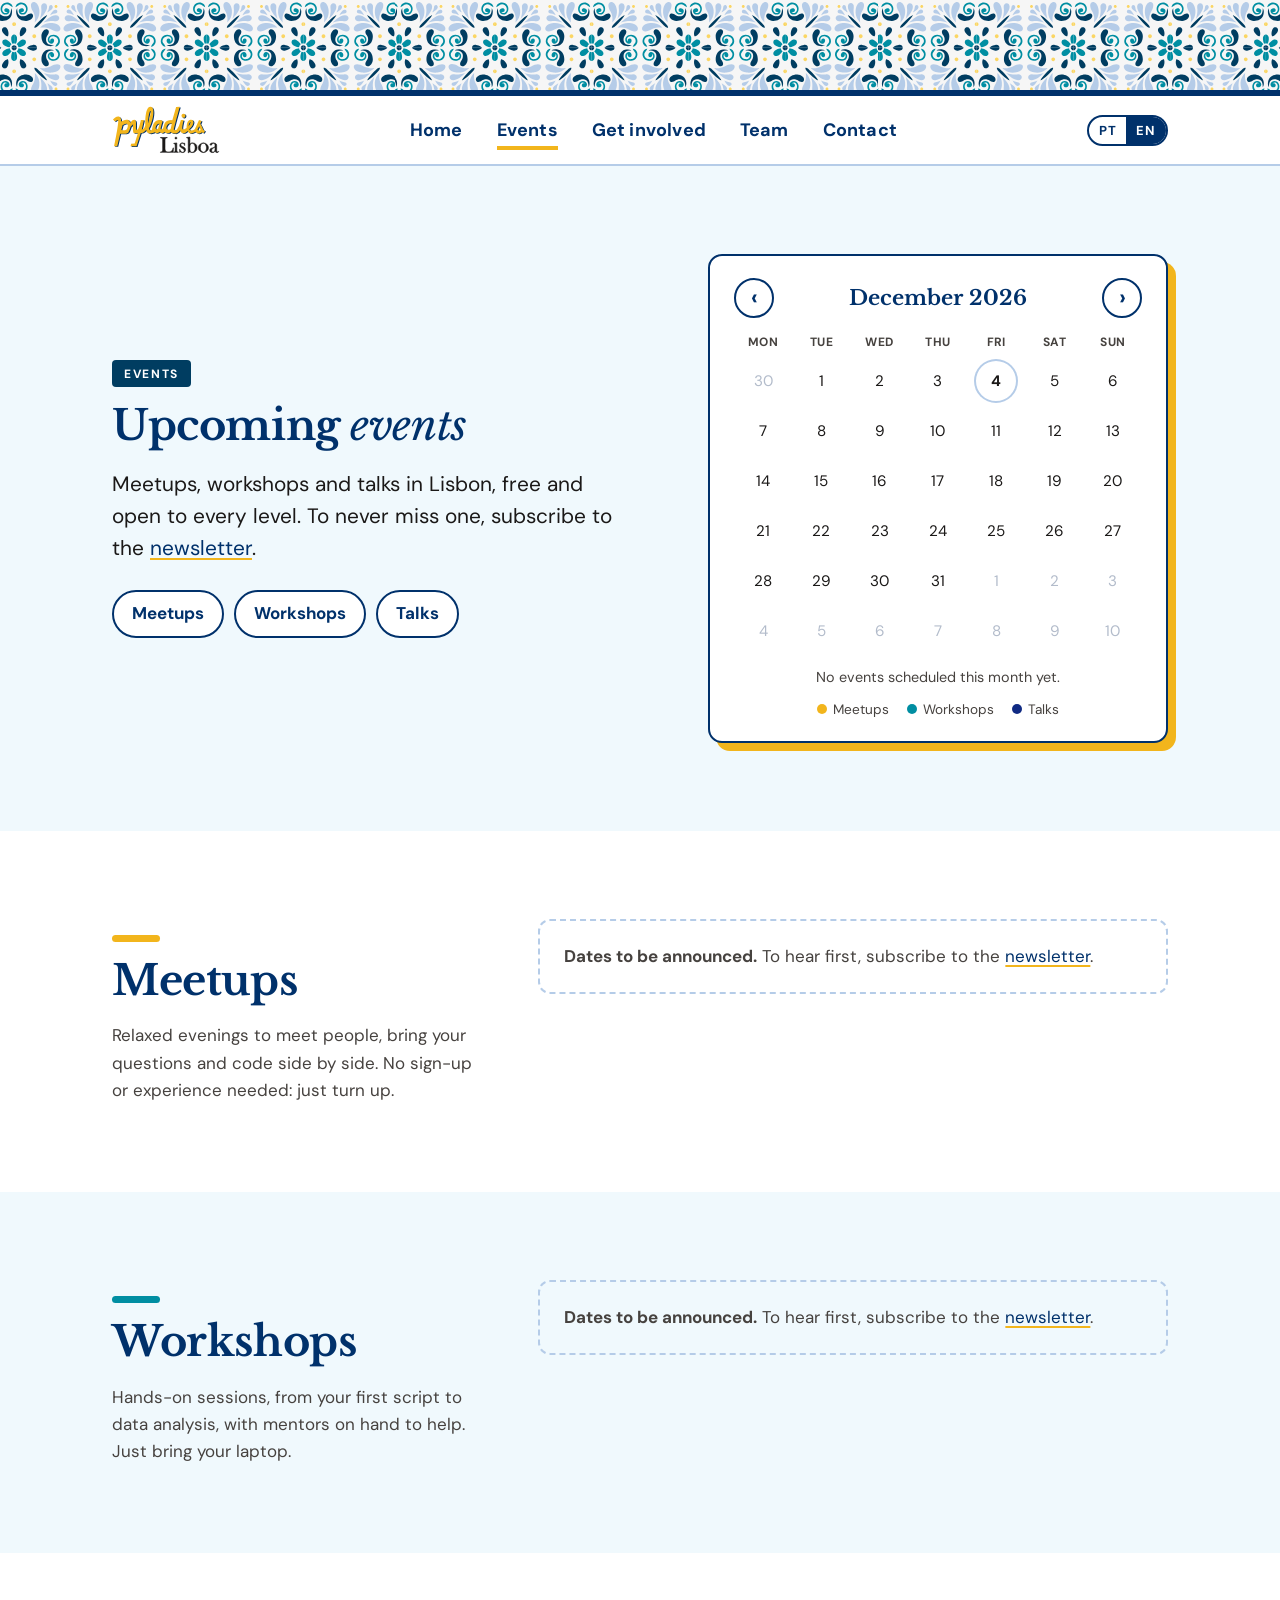
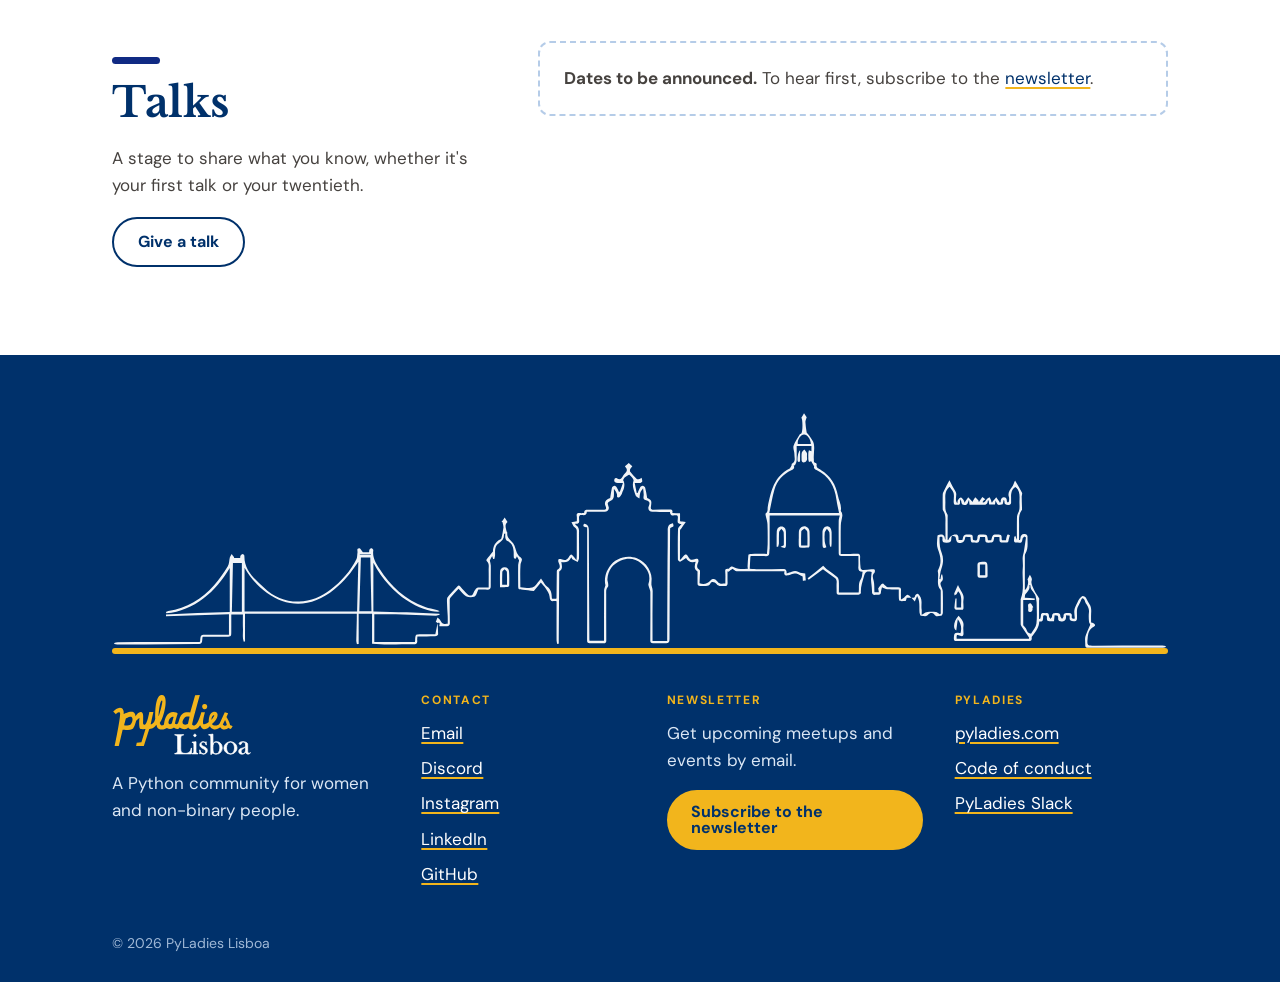
<file: en/eventos.html>
<!doctype html>
<html lang="en">
<head>
  <meta charset="utf-8">
  <meta name="viewport" content="width=device-width, initial-scale=1">
  <title>Events · PyLadies Lisboa</title>
  <meta name="description" content="PyLadies Lisboa: a community for women and non-binary people who want to learn, use and lead in Python. Meetups, workshops and talks in Lisbon.">
  <meta name="theme-color" content="#00316b">

  <meta property="og:type" content="website">
  <meta property="og:locale" content="en_GB">
  <meta property="og:title" content="Events · PyLadies Lisboa">
  <meta property="og:description" content="A community for women and non-binary people who want to learn, use and lead in Python.">
  <meta property="og:url" content="https://lisboa.pyladies.com/en/eventos.html">
  <meta property="og:image" content="https://lisboa.pyladies.com/images/og-image.png">

  <link rel="alternate" hreflang="pt-PT" href="https://lisboa.pyladies.com/eventos.html">
  <link rel="alternate" hreflang="en" href="https://lisboa.pyladies.com/en/eventos.html">
  <link rel="icon" href="../favicon.ico" sizes="any">
  <link rel="icon" href="../images/favicon.svg" type="image/svg+xml">
  <link rel="icon" href="../images/favicon-32.png" type="image/png" sizes="32x32">
  <link rel="apple-touch-icon" href="../images/favicon-180.png">
  <link rel="preload" href="../fonts/libre-baskerville/LibreBaskerville-VariableFont_wght.ttf" as="font" type="font/ttf" crossorigin>
  <link rel="preload" href="../fonts/dm-sans/DMSans-VariableFont_opsz,wght.ttf" as="font" type="font/ttf" crossorigin>
  <link rel="stylesheet" href="../style.css">
</head>
<body>
  <a class="skip" href="#conteudo">Skip to content</a>

  <!-- Uma única fila de azulejos, como nas publicações. -->
  <div class="tile-band" aria-hidden="true"></div>

  <header class="site-header">
    <div class="wrap header-inner">
      <a href="index.html" class="brand"><img src="../images/wordmark.svg" alt="PyLadies Lisboa" width="132" height="58"></a>
      <nav aria-label="Main">
        <ul class="nav">
          <li><a href="index.html">Home</a></li>
          <li><a href="eventos.html" aria-current="page">Events</a></li>
          <li><a href="participa.html">Get involved</a></li>
          <li><a href="equipa.html">Team</a></li>
          <li><a href="contactos.html">Contact</a></li>
        </ul>
      </nav>
      <div class="lang-switch" role="group" aria-label="Language">
        <a href="../eventos.html" hreflang="pt-PT" lang="pt-PT" title="Versão em português">PT</a>
        <span aria-current="true">EN</span>
      </div>
    </div>
  </header>

  <main id="conteudo">
    <!-- ───────────── Destaque + calendário ───────────── -->
    <section class="section section-ice">
      <div class="wrap encontros">
        <div>
          <span class="eyebrow">Events</span>
          <h1 class="display page-title">Upcoming <em>events</em></h1>
          <p class="lead">
            Meetups, workshops and talks in Lisbon, free and open to every level.
            To never miss one, subscribe to the <a href="participa.html#novidades">newsletter</a>.
          </p>
          <ul class="jump" aria-label="Event types">
            <li><a href="#encontros">Meetups</a></li>
            <li><a href="#workshops">Workshops</a></li>
            <li><a href="#palestras">Talks</a></li>
          </ul>
        </div>
        <!-- Preenchido por calendario.js a partir dos eventos desta página. Sem JS, fica escondido. -->
        <div class="cal" id="calendario" hidden></div>
      </div>
    </section>

    <!--
      NOVO EVENTO: na secção do tipo certo (encontros / workshops / palestras), trocar o
      <p class="events-empty"> por uma lista e um <li> por evento. O calendário lê a data do
      <time datetime> e a cor do tipo a partir da secção; não é preciso mais nada.

      <ol class="events">
        <li>
          <article class="event">
            <p class="event-date"><strong><time datetime="2026-12-10T18:30">Thursday 10 December</time></strong> · 6.30 pm</p>
            <h3>Event title</h3>
            <p>Short description.</p>
            <p class="event-meta"><strong>Lisbon</strong> · venue · <strong>Free</strong></p>
            <a class="btn btn-primary" href="LINK-DE-INSCRICAO">Register</a>
          </article>
        </li>
      </ol>
    -->

    <!-- ───────────── Encontros ───────────── -->
    <section id="encontros" class="section formato">
      <div class="wrap formato-grid">
        <div class="formato-intro">
          <h2 class="display">Meetups</h2>
          <p>Relaxed evenings to meet people, bring your questions and code side by side. No sign-up or experience needed: just turn up.</p>
        </div>
        <div>
          <p class="events-empty"><strong>Dates to be announced.</strong> To hear first, subscribe to the <a href="participa.html#novidades">newsletter</a>.</p>
        </div>
      </div>
    </section>

    <!-- ───────────── Workshops ───────────── -->
    <section id="workshops" class="section section-ice formato">
      <div class="wrap formato-grid">
        <div class="formato-intro">
          <h2 class="display">Workshops</h2>
          <p>Hands-on sessions, from your first script to data analysis, with mentors on hand to help. Just bring your laptop.</p>
        </div>
        <div>
          <p class="events-empty"><strong>Dates to be announced.</strong> To hear first, subscribe to the <a href="participa.html#novidades">newsletter</a>.</p>
        </div>
      </div>
    </section>

    <!-- ───────────── Palestras ───────────── -->
    <section id="palestras" class="section formato">
      <div class="wrap formato-grid">
        <div class="formato-intro">
          <h2 class="display">Talks</h2>
          <p>A stage to share what you know, whether it's your first talk or your twentieth.</p>
          <p><a class="btn btn-ghost" href="participa.html#dar-palestra">Give a talk</a></p>
        </div>
        <div>
          <p class="events-empty"><strong>Dates to be announced.</strong> To hear first, subscribe to the <a href="participa.html#novidades">newsletter</a>.</p>
        </div>
      </div>
    </section>
  </main>

  <!-- ───────────── Contactos / rodapé ───────────── -->
  <footer id="contactos" class="site-footer">
    <div class="wrap">
      <img class="skyline" src="../images/skyline-on-dark.svg" alt="" width="1100" height="249">
      <div class="ground" aria-hidden="true"></div>

      <div class="footer-grid">
        <div>
          <img src="../images/wordmark-on-dark.svg" alt="PyLadies Lisboa" width="160" height="70">
          <p class="footer-note">A Python community for women and non-binary people.</p>
        </div>
        <div>
          <h2 class="footer-title">Contact</h2>
          <ul class="links">
            <li><a href="mailto:lisboa@pyladies.com" title="lisboa@pyladies.com">Email</a></li>
            <li><a href="https://discord.gg/7J5Ts5VVPW">Discord</a></li>
            <li><a href="https://www.instagram.com/pyladies.lisboa/">Instagram</a></li>
            <li><a href="https://www.linkedin.com/company/pyladies-lisboa">LinkedIn</a></li>
            <li><a href="https://github.com/PyLadies-Lisboa">GitHub</a></li>
          </ul>
        </div>
        <div>
          <h2 class="footer-title">Newsletter</h2>
          <p class="footer-note">Get upcoming meetups and events by email.</p>
          <a class="btn btn-footer" href="participa.html#novidades">Subscribe to the newsletter</a>
        </div>
        <div>
          <h2 class="footer-title">PyLadies</h2>
          <ul class="links">
            <li><a href="https://www.pyladies.com/">pyladies.com</a></li>
            <li><a href="https://www.pyladies.com/CodeOfConduct/">Code of conduct</a></li>
            <li><a href="https://slackin.pyladies.com/">PyLadies Slack</a></li>
          </ul>
        </div>
      </div>
      <p class="copyright">© <span id="ano">2026</span> PyLadies Lisboa</p>
    </div>
  </footer>

  <script src="../calendario.js" defer></script>
  <script>
    try { document.getElementById("ano").textContent = new Date().getFullYear(); } catch (e) {}
  </script>
</body>
</html>
</file>
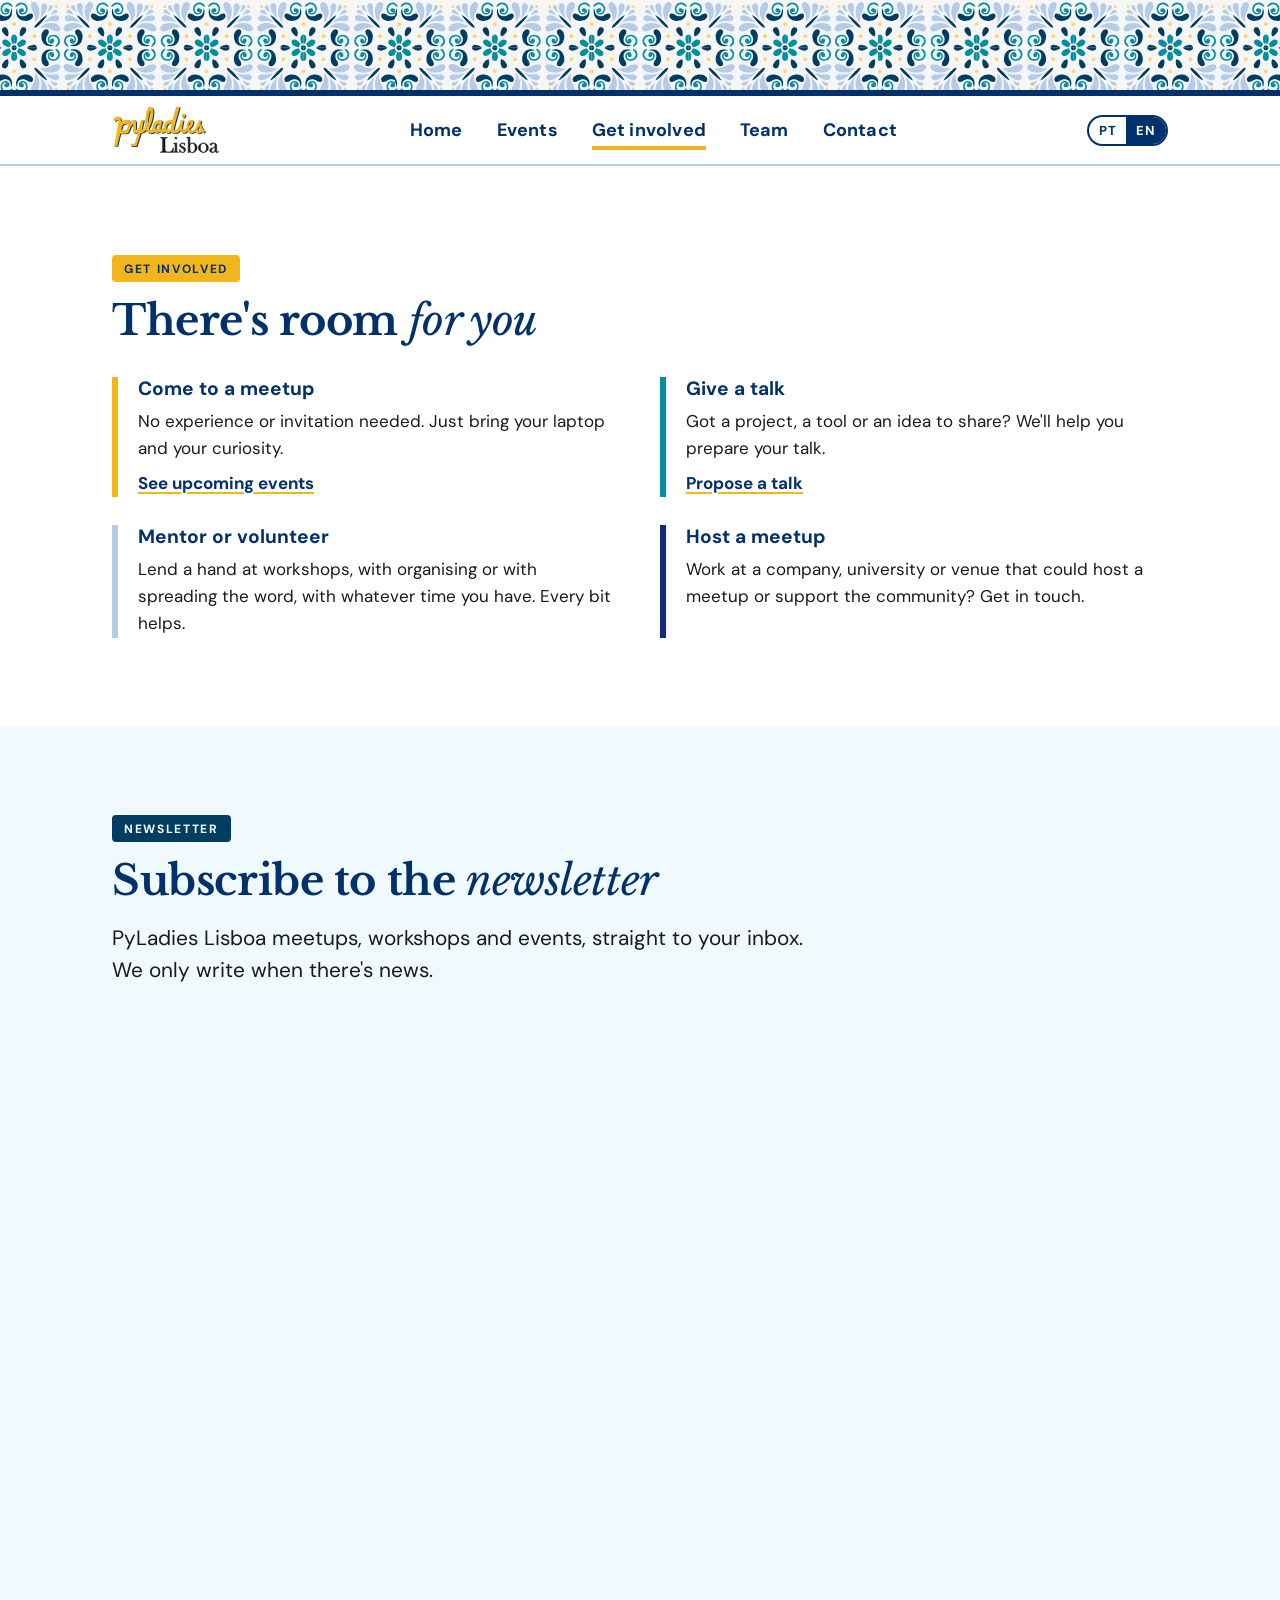
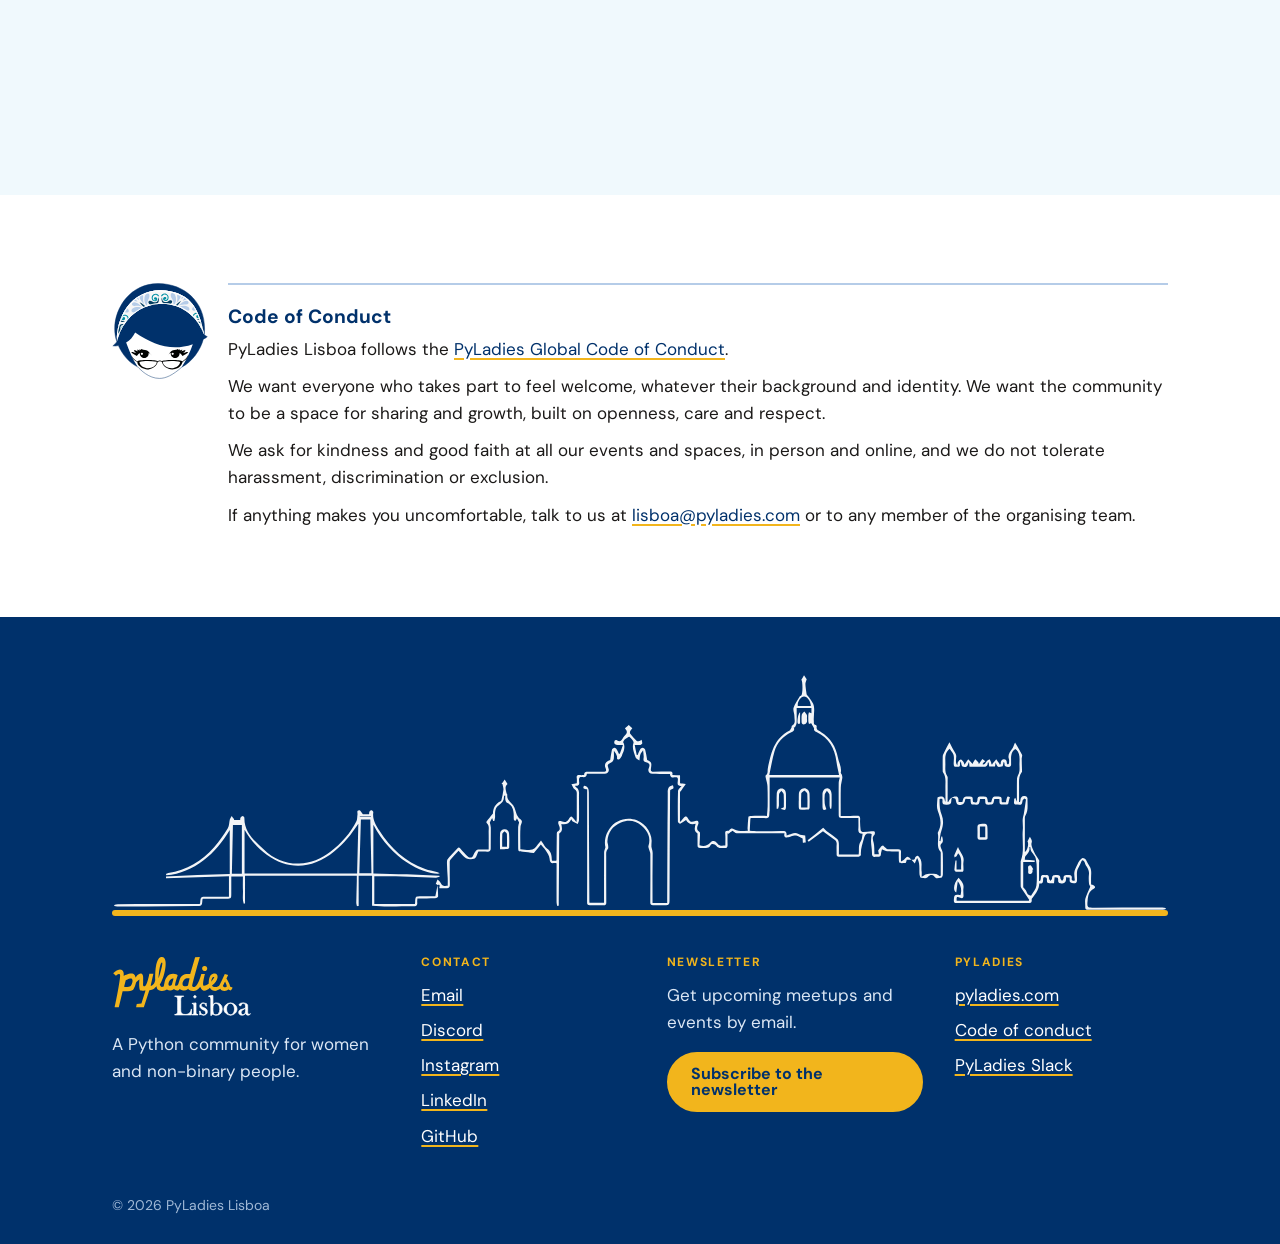
<file: en/participa.html>
<!doctype html>
<html lang="en">
<head>
  <meta charset="utf-8">
  <meta name="viewport" content="width=device-width, initial-scale=1">
  <title>Get involved · PyLadies Lisboa</title>
  <meta name="description" content="PyLadies Lisboa: a community for women and non-binary people who want to learn, use and lead in Python. Meetups, workshops and talks in Lisbon.">
  <meta name="theme-color" content="#00316b">

  <meta property="og:type" content="website">
  <meta property="og:locale" content="en_GB">
  <meta property="og:title" content="Get involved · PyLadies Lisboa">
  <meta property="og:description" content="A community for women and non-binary people who want to learn, use and lead in Python.">
  <meta property="og:url" content="https://lisboa.pyladies.com/en/participa.html">
  <meta property="og:image" content="https://lisboa.pyladies.com/images/og-image.png">

  <link rel="alternate" hreflang="pt-PT" href="https://lisboa.pyladies.com/participa.html">
  <link rel="alternate" hreflang="en" href="https://lisboa.pyladies.com/en/participa.html">
  <link rel="icon" href="../favicon.ico" sizes="any">
  <link rel="icon" href="../images/favicon.svg" type="image/svg+xml">
  <link rel="icon" href="../images/favicon-32.png" type="image/png" sizes="32x32">
  <link rel="apple-touch-icon" href="../images/favicon-180.png">
  <link rel="preload" href="../fonts/libre-baskerville/LibreBaskerville-VariableFont_wght.ttf" as="font" type="font/ttf" crossorigin>
  <link rel="preload" href="../fonts/dm-sans/DMSans-VariableFont_opsz,wght.ttf" as="font" type="font/ttf" crossorigin>
  <link rel="stylesheet" href="../style.css">
</head>
<body>
  <a class="skip" href="#conteudo">Skip to content</a>

  <!-- Uma única fila de azulejos, como nas publicações. -->
  <div class="tile-band" aria-hidden="true"></div>

  <header class="site-header">
    <div class="wrap header-inner">
      <a href="index.html" class="brand"><img src="../images/wordmark.svg" alt="PyLadies Lisboa" width="132" height="58"></a>
      <nav aria-label="Main">
        <ul class="nav">
          <li><a href="index.html">Home</a></li>
          <li><a href="eventos.html">Events</a></li>
          <li><a href="participa.html" aria-current="page">Get involved</a></li>
          <li><a href="equipa.html">Team</a></li>
          <li><a href="contactos.html">Contact</a></li>
        </ul>
      </nav>
      <div class="lang-switch" role="group" aria-label="Language">
        <a href="../participa.html" hreflang="pt-PT" lang="pt-PT" title="Versão em português">PT</a>
        <span aria-current="true">EN</span>
      </div>
    </div>
  </header>

  <main id="conteudo">
    <!-- ───────────── Participa ───────────── -->
    <section id="participa" class="section">
      <div class="wrap">
        <span class="eyebrow">Get involved</span>
        <h1 class="display page-title">There's room <em>for you</em></h1>
        <ul class="ways">
          <li id="vir-encontro">
            <h3>Come to a meetup</h3>
            <p>No experience or invitation needed. Just bring your laptop and your curiosity.</p>
            <p class="way-link"><a href="eventos.html">See upcoming events</a></p>
          </li>
          <li id="dar-palestra">
            <h3>Give a talk</h3>
            <p>Got a project, a tool or an idea to share? We'll help you prepare your talk.</p>
            <p class="way-link"><a href="mailto:lisboa@pyladies.com?subject=Talk%20proposal">Propose a talk</a></p>
          </li>
          <li>
            <h3>Mentor or volunteer</h3>
            <p>Lend a hand at workshops, with organising or with spreading the word, with whatever time you have. Every bit helps.</p>
          </li>
          <li>
            <h3>Host a meetup</h3>
            <p>Work at a company, university or venue that could host a meetup or support the community? Get in touch.</p>
          </li>
        </ul>
      </div>
    </section>

    <!-- ───────────── Novidades por email (formulário Tally) ───────────── -->
    <section id="novidades" class="section section-ice">
      <div class="wrap">
        <span class="eyebrow">Newsletter</span>
        <h2 class="display">Subscribe to the <em>newsletter</em></h2>
        <p class="lead narrow">PyLadies Lisboa meetups, workshops and events, straight to your inbox. We only write when there's news.</p>
        <div class="signup">
          <iframe data-tally-src="https://tally.so/embed/peoYMJ?lista=newsletter&amp;alignLeft=1&amp;hideTitle=1&amp;transparentBackground=1&amp;dynamicHeight=1"
                  loading="lazy" width="100%" height="720" title="Get PyLadies Lisboa news"></iframe>
          <noscript><p><a href="https://tally.so/r/peoYMJ?lista=newsletter">Open the sign-up form</a></p></noscript>
        </div>
      </div>
    </section>

    <!-- ───────────── Código de conduta ───────────── -->
    <section id="conduta" class="section">
      <div class="wrap conduct">
        <img src="../images/mascot.svg" alt="" width="96" height="97">
        <div>
          <h2 class="h3">Code of Conduct</h2>
          <p>PyLadies Lisboa follows the <a href="https://www.pyladies.com/CodeOfConduct/">PyLadies Global Code of Conduct</a>.</p>
          <p>We want everyone who takes part to feel welcome, whatever their background and identity. We want the community to be a space for sharing and growth, built on openness, care and respect.</p>
          <p>We ask for kindness and good faith at all our events and spaces, in person and online, and we do not tolerate harassment, discrimination or exclusion.</p>
          <p>If anything makes you uncomfortable, talk to us at <a href="mailto:lisboa@pyladies.com">lisboa@pyladies.com</a> or to any member of the organising team.</p>
        </div>
      </div>
    </section>
  </main>

  <!-- ───────────── Contactos / rodapé ───────────── -->
  <footer id="contactos" class="site-footer">
    <div class="wrap">
      <img class="skyline" src="../images/skyline-on-dark.svg" alt="" width="1100" height="249">
      <div class="ground" aria-hidden="true"></div>

      <div class="footer-grid">
        <div>
          <img src="../images/wordmark-on-dark.svg" alt="PyLadies Lisboa" width="160" height="70">
          <p class="footer-note">A Python community for women and non-binary people.</p>
        </div>
        <div>
          <h2 class="footer-title">Contact</h2>
          <ul class="links">
            <li><a href="mailto:lisboa@pyladies.com" title="lisboa@pyladies.com">Email</a></li>
            <li><a href="https://discord.gg/7J5Ts5VVPW">Discord</a></li>
            <li><a href="https://www.instagram.com/pyladies.lisboa/">Instagram</a></li>
            <li><a href="https://www.linkedin.com/company/pyladies-lisboa">LinkedIn</a></li>
            <li><a href="https://github.com/PyLadies-Lisboa">GitHub</a></li>
          </ul>
        </div>
        <div>
          <h2 class="footer-title">Newsletter</h2>
          <p class="footer-note">Get upcoming meetups and events by email.</p>
          <a class="btn btn-footer" href="participa.html#novidades">Subscribe to the newsletter</a>
        </div>
        <div>
          <h2 class="footer-title">PyLadies</h2>
          <ul class="links">
            <li><a href="https://www.pyladies.com/">pyladies.com</a></li>
            <li><a href="https://www.pyladies.com/CodeOfConduct/">Code of conduct</a></li>
            <li><a href="https://slackin.pyladies.com/">PyLadies Slack</a></li>
          </ul>
        </div>
      </div>
      <p class="copyright">© <span id="ano">2026</span> PyLadies Lisboa</p>
    </div>
  </footer>

  <!-- Formulário Tally: o embed.js ajusta a altura; sem ele, o iframe carrega na mesma -->
  <script>
    (function () {
      var load = function () {
        if (window.Tally) return window.Tally.loadEmbeds();
        document.querySelectorAll('iframe[data-tally-src]:not([src])').forEach(function (f) { f.src = f.dataset.tallySrc; });
      };
      var s = document.createElement('script');
      s.src = 'https://tally.so/widgets/embed.js'; s.async = true; s.onload = load; s.onerror = load;
      document.body.appendChild(s);
    })();
  </script>
  <script>
    try { document.getElementById("ano").textContent = new Date().getFullYear(); } catch (e) {}
  </script>
</body>
</html>
</file>
<file: style.css>
/* PyLadies Lisboa — site.
   As cores e as fontes vêm do kit de marca (pyladies-lisboa-design/brand/tokens.css). */

/* ── Fontes (SIL OFL, ver fonts/<família>/OFL.txt) ───────────────────── */
@font-face {
  font-family: "Libre Baskerville";
  src: url("fonts/libre-baskerville/LibreBaskerville-VariableFont_wght.ttf") format("truetype");
  font-weight: 400 700; font-style: normal; font-display: swap;
}
@font-face {
  font-family: "Libre Baskerville";
  src: url("fonts/libre-baskerville/LibreBaskerville-Italic-VariableFont_wght.ttf") format("truetype");
  font-weight: 400 700; font-style: italic; font-display: swap;
}
@font-face {
  font-family: "DM Sans";
  src: url("fonts/dm-sans/DMSans-VariableFont_opsz,wght.ttf") format("truetype");
  font-weight: 100 1000; font-style: normal; font-display: swap;
}
@font-face {
  font-family: "JetBrains Mono";
  src: url("fonts/jetbrains-mono/JetBrainsMono-VariableFont_wght.ttf") format("truetype");
  font-weight: 100 800; font-style: normal; font-display: swap;
}

/* ── Tokens ──────────────────────────────────────────────────────────── */
:root {
  --pyl-yellow:    #f2b51c;
  --pyl-navy:      #00316b;
  --pyl-ink:       #1b1918;
  --pyl-deep-blue: #003d61;
  --pyl-teal:      #008ea2;
  --pyl-sky:       #b5cce8;
  --pyl-sun:       #fbd663;
  --pyl-frame:     #102a83;
  --pyl-tile-bg:   #f6f6f6;
  --pyl-ice:       #f0f9fd;
  --pyl-white:     #ffffff;

  --font-display: "Libre Baskerville", "Baskerville Old Face", Baskerville, Georgia, serif;
  --font-body:    "DM Sans", "Helvetica Neue", Arial, sans-serif;
  --font-code:    "JetBrains Mono", "SFMono-Regular", Consolas, monospace;

  --wrap: 1120px;
  --gutter: 16px;
  --tile-row: 72px; /* altura de uma fila de azulejos */
}
@media (min-width: 720px) {
  :root { --gutter: 32px; --tile-row: 96px; }
}

/* ── Base ────────────────────────────────────────────────────────────── */
*, *::before, *::after { box-sizing: border-box; }
html { scroll-behavior: smooth; -webkit-text-size-adjust: 100%; }
@media (prefers-reduced-motion: reduce) { html { scroll-behavior: auto; } }
body {
  margin: 0;
  background: var(--pyl-white);
  color: var(--pyl-ink);
  font: 400 1.0625rem/1.6 var(--font-body);
  -webkit-font-smoothing: antialiased;
}
img { max-width: 100%; height: auto; display: block; }
a { color: var(--pyl-navy); text-decoration-color: var(--pyl-yellow); text-decoration-thickness: 2px; text-underline-offset: 3px; }
a:hover { text-decoration-color: var(--pyl-navy); }
:focus-visible { outline: 3px solid var(--pyl-teal); outline-offset: 3px; border-radius: 4px; }
h1, h2, h3, p, ul { margin: 0; }
ul { padding: 0; list-style: none; }

.wrap { width: 100%; max-width: var(--wrap); margin: 0 auto; padding: 0 var(--gutter); }

.skip {
  position: absolute; left: var(--gutter); top: -100px; z-index: 10;
  background: var(--pyl-navy); color: var(--pyl-white); padding: 10px 16px; border-radius: 6px;
}
.skip:focus { top: 12px; }

/* ── Tipografia ──────────────────────────────────────────────────────── */
.eyebrow {
  display: inline-block;
  font: 700 .75rem/1 var(--font-body);
  letter-spacing: .14em; text-transform: uppercase;
  color: var(--pyl-navy); background: var(--pyl-yellow);
  padding: 8px 12px 7px; border-radius: 4px;
}
.display {
  font-family: var(--font-display);
  font-weight: 700; color: var(--pyl-navy);
  letter-spacing: -.01em; line-height: 1.12;
  text-wrap: balance;
}
.display em { font-style: italic; font-weight: 400; }
h1.display { font-size: clamp(2.6rem, 8vw, 4.5rem); margin: 20px 0 22px; }
h2.display, h1.page-title { font-size: clamp(1.8rem, 4.5vw, 2.6rem); margin: 16px 0 18px; }
h3, .h3 { font: 700 1.2rem/1.3 var(--font-body); color: var(--pyl-navy); margin-bottom: 6px; }
.section-ice .eyebrow { background: var(--pyl-deep-blue); color: var(--pyl-white); }
.lead { font-size: clamp(1.1rem, 2.2vw, 1.3rem); line-height: 1.55; text-wrap: pretty; }
.lead + .lead { margin-top: 12px; }
.lead strong { color: var(--pyl-navy); }
.lead-sm { font-size: 1.12rem; color: #46423f; }
.narrow { max-width: 720px; }
.mark {
  background: linear-gradient(transparent 68%, var(--pyl-yellow) 68%, var(--pyl-yellow) 100%);
  padding: 0 .08em; font-weight: 700; color: var(--pyl-navy);
}

/* ── Azulejos (só uma fila) ──────────────────────────────────────────── */
.tile-band {
  height: var(--tile-row);
  /* O SVG tem duas filas de altura: background-size = 2 × fila. */
  background: var(--pyl-tile-bg) url("images/azulejo-tiles.svg") repeat-x;
  background-size: auto calc(var(--tile-row) * 2);
  background-position: center top;
  border-bottom: 6px solid var(--pyl-navy);
}

/* ── Cabeçalho ───────────────────────────────────────────────────────── */
.site-header {
  position: sticky; top: 0; z-index: 5;
  background: rgba(255, 255, 255, .94);
  backdrop-filter: blur(8px);
  border-bottom: 2px solid var(--pyl-sky);
}
.header-inner { display: flex; align-items: center; justify-content: space-between; gap: 16px; min-height: 68px; }
.brand img { width: 108px; }
.nav { display: flex; gap: 4px 34px; flex-wrap: wrap; justify-content: flex-end; }
.nav a {
  font-weight: 700; font-size: 1.125rem; letter-spacing: .01em;
  text-decoration: none; color: var(--pyl-navy); padding: 8px 0;
  transition: color .15s ease;
}
.nav a:hover { color: var(--pyl-teal); }
.nav a[aria-current="page"] { box-shadow: inset 0 -4px 0 var(--pyl-yellow); }
.nav a[aria-current="page"]:hover { color: var(--pyl-navy); }
@media (max-width: 560px) {
  .header-inner { flex-direction: column; align-items: flex-start; padding-top: 10px; padding-bottom: 8px; gap: 4px; }
  .brand img { width: 92px; }
  .nav { justify-content: flex-start; gap: 0 20px; }
  .nav a { font-size: 1.02rem; }
}
@media (max-width: 560px) { .site-header { position: relative; } }

/* Troca de idioma PT | EN (páginas em inglês em en/) */
.lang-switch {
  display: flex; flex: none; border: 2px solid var(--pyl-navy); border-radius: 999px; overflow: hidden;
  font: 700 .8125rem/1 var(--font-body); letter-spacing: .06em;
}
.lang-switch > * { padding: 7px 10px; text-decoration: none; color: var(--pyl-navy); }
.lang-switch [aria-current] { background: var(--pyl-navy); color: var(--pyl-white); }
.lang-switch a:hover { background: var(--pyl-ice); }
@media (max-width: 560px) {
  .header-inner { position: relative; }
  .lang-switch { position: absolute; top: 14px; right: var(--gutter); }
}

/* ── Botões ──────────────────────────────────────────────────────────── */
.actions { display: flex; flex-wrap: wrap; gap: 12px; margin-top: 30px; }
.btn {
  display: inline-block; font: 700 1rem/1 var(--font-body);
  padding: 15px 24px; border-radius: 999px; text-decoration: none;
  border: 2px solid var(--pyl-navy); transition: transform .15s ease, box-shadow .15s ease;
}
.btn-primary { background: var(--pyl-navy); color: var(--pyl-white); box-shadow: 4px 4px 0 var(--pyl-yellow); }
.btn-primary:hover { transform: translate(-1px, -1px); box-shadow: 6px 6px 0 var(--pyl-yellow); }
.btn-ghost { background: transparent; color: var(--pyl-navy); }
.btn-ghost:hover { background: var(--pyl-ice); }

/* ── Destaque ────────────────────────────────────────────────────────── */
.hero { padding: 48px 0 64px; }
.hero-inner { display: grid; gap: 40px; align-items: center; }
.hero-logo { justify-self: center; width: min(300px, 78vw); }
.hero-logo img { width: 100%; filter: drop-shadow(0 14px 22px rgba(0, 49, 107, .16)); }
@media (min-width: 860px) {
  .hero { padding: 80px 0 96px; }
  .hero-inner { grid-template-columns: 1.25fr 1fr; gap: 56px; }
  .hero-logo { width: 100%; max-width: 380px; justify-self: end; }
}

/* ── Secções ─────────────────────────────────────────────────────────── */
.section { padding: 64px 0; }
.section-ice { background: var(--pyl-ice); }
.section-tight { padding: 0 0 64px; }
@media (min-width: 720px) { .section { padding: 88px 0; } .section-tight { padding: 0 0 88px; } }

.cards { display: grid; gap: 16px; margin-top: 36px; }
@media (min-width: 720px) { .cards { grid-template-columns: repeat(3, 1fr); gap: 24px; } }
.card {
  background: var(--pyl-white);
  border: 2px solid var(--pyl-navy);
  border-radius: 14px; padding: 24px 24px 26px;
  box-shadow: 6px 6px 0 var(--pyl-sky);
}
.card h3 { font-family: var(--font-display); font-size: 1.35rem; }
.card h3::before {
  content: ""; display: block; width: 36px; height: 6px; border-radius: 3px;
  background: var(--pyl-yellow); margin-bottom: 14px;
}
.card:nth-child(2) { box-shadow: 6px 6px 0 var(--pyl-sun); }
.card:nth-child(2) h3::before { background: var(--pyl-teal); }
.card:nth-child(3) { box-shadow: 6px 6px 0 var(--pyl-teal); }
.card:nth-child(3) h3::before { background: var(--pyl-frame); }

/* Encontros */
.encontros { display: grid; gap: 36px; align-items: center; }
@media (min-width: 860px) { .encontros { grid-template-columns: 1.1fr 1fr; gap: 56px; } }
.code {
  margin: 0; overflow-x: auto;
  font: 500 clamp(.7rem, 2.9vw, .95rem)/1.7 var(--font-code);
  background: var(--pyl-navy); color: #e8f1fb;
  border-radius: 14px; padding: 22px 20px;
  box-shadow: 8px 8px 0 var(--pyl-yellow);
}
@media (min-width: 720px) { .code { font-size: 1rem; padding: 32px 30px; } }
.code .p { color: #8fb3d9; }
.code .k { color: var(--pyl-sky); }
.code .s { color: var(--pyl-sun); }
.code .o { color: #6fd3e0; }
.code .c { color: #8fb3d9; font-style: italic; }

.event {
  margin-top: 8px; background: var(--pyl-white); border-left: 8px solid var(--pyl-yellow);
  border-radius: 0 12px 12px 0; padding: 22px 24px;
}
.event-date, .event-meta { color: #46423f; }
.event-date strong, .event-meta strong { color: var(--pyl-navy); }
.event h3 { font-family: var(--font-display); font-size: 1.4rem; margin: 6px 0 8px; }
.event .btn { margin-top: 16px; }

/* Participa */
.ways { display: grid; gap: 28px 40px; margin-top: 32px; }
@media (min-width: 720px) { .ways { grid-template-columns: repeat(2, 1fr); } }
.ways li { border-left: 6px solid var(--pyl-yellow); padding-left: 20px; }
.ways li:nth-child(2) { border-color: var(--pyl-teal); }
.ways li:nth-child(3) { border-color: var(--pyl-sky); }
.ways li:nth-child(4) { border-color: var(--pyl-frame); }
.ways li:nth-child(5) { border-color: var(--pyl-navy); }
.way-link { margin-top: 8px; font-weight: 700; overflow-wrap: anywhere; }

/* Subscrição da lista de email (formulário Tally embebido) */
/* O Tally tem 8 px de margem interna dos lados: compensar para alinhar com o título. */
.signup { max-width: 736px; margin: 0 -8px; }
.signup iframe { display: block; width: 100%; border: 0; }
.signup-cta {
  display: flex; flex-wrap: wrap; gap: 16px 24px; align-items: center; justify-content: space-between;
  margin-top: 40px; padding: 20px 24px; background: var(--pyl-ice); border-left: 6px solid var(--pyl-yellow); border-radius: 6px;
}
.signup-cta p { max-width: 560px; }
.signup-cta strong { color: var(--pyl-navy); }

/* Código de conduta */
.conduct {
  display: flex; gap: 20px; align-items: flex-start;
}
.conduct > div {
  border-top: 2px solid var(--pyl-sky); padding-top: 20px; flex: 1;
}
.conduct p + p { margin-top: 10px; }
.conduct img { width: 72px; flex: none; }
@media (min-width: 720px) { .conduct img { width: 96px; } }

/* ── Rodapé ──────────────────────────────────────────────────────────── */
.site-footer { background: var(--pyl-navy); color: #dbe7f5; padding: 56px 0 28px; }
.site-footer a { color: var(--pyl-white); text-decoration-color: var(--pyl-yellow); }
.site-footer a:hover { color: var(--pyl-sun); }
.skyline { width: 100%; opacity: .95; }
.ground { height: 6px; background: var(--pyl-yellow); border-radius: 3px; margin-top: -2px; }
.footer-grid { display: grid; gap: 32px; margin-top: 40px; }
@media (min-width: 720px) { .footer-grid { grid-template-columns: repeat(2, 1fr); } }
@media (min-width: 1000px) { .footer-grid { grid-template-columns: 1.3fr 1fr 1.2fr 1fr; } }
.footer-grid img { width: 140px; }
.footer-note { margin-top: 14px; max-width: 300px; }
.footer-title {
  font: 700 .75rem/1 var(--font-body); letter-spacing: .14em; text-transform: uppercase;
  color: var(--pyl-yellow); margin-bottom: 14px;
}
.links li + li { margin-top: 8px; }
.footer-note + .btn-footer { margin-top: 16px; }
.site-footer .btn-footer { background: var(--pyl-yellow); color: var(--pyl-navy); border-color: var(--pyl-yellow); padding: 12px 22px; }
.site-footer .btn-footer:hover { color: var(--pyl-navy); transform: translate(-1px, -1px); box-shadow: 3px 3px 0 var(--pyl-white); }
.copyright { margin-top: 44px; font-size: .875rem; color: #9fb8d6; }

/* Equipa — fotos quadradas */
.team { display: grid; gap: 24px; margin-top: 36px; }
.person {
  display: flex; flex-direction: column;
  background: var(--pyl-white);
  border: 2px solid var(--pyl-navy); border-radius: 14px; overflow: hidden;
  box-shadow: 6px 6px 0 var(--pyl-sky);
}
.person:nth-child(4n+2) { box-shadow: 6px 6px 0 var(--pyl-sun); }
.person:nth-child(4n+3) { box-shadow: 6px 6px 0 var(--pyl-teal); }
.person:nth-child(4n+4) { box-shadow: 6px 6px 0 var(--pyl-frame); }
.person-body { display: flex; flex-direction: column; flex: 1; }
.person h3 { font-family: var(--font-display); font-size: 1.3rem; margin: 0; }
.role { font-weight: 700; color: var(--pyl-teal); margin-top: 4px; font-size: .95rem; }
.detail { font-size: .9rem; color: #5b5652; }
.bio { font-size: .95rem; line-height: 1.55; margin-top: 12px; }
.bio strong { color: var(--pyl-navy); }
.fact {
  margin: 16px 0 0; white-space: pre-wrap; overflow-x: auto;
  font: 500 .78rem/1.6 var(--font-code);
  background: var(--pyl-navy); color: #e8f1fb;
  border-radius: 10px; padding: 12px 14px;
}
.fact .p { color: #8fb3d9; }
.fact .s { color: var(--pyl-sun); }
.fact .o { color: #6fd3e0; }
.tags { display: flex; flex-wrap: wrap; gap: 6px; margin-top: auto; padding-top: 16px; }
.tags li {
  font: 600 .78rem/1 var(--font-body); color: var(--pyl-navy);
  background: var(--pyl-ice); border: 1px solid var(--pyl-sky);
  padding: 6px 10px; border-radius: 999px;
}

/* Foto quadrada ao lado do nome, texto por baixo a toda a largura */
.person { padding: 22px; }
.person img {
  width: 128px; aspect-ratio: 1; flex: none; border-radius: 12px; object-fit: cover;
  box-shadow: 5px 5px 0 var(--pyl-yellow);
}
.person-head { display: flex; gap: 18px; align-items: center; }
@media (min-width: 720px) {
  .team { grid-template-columns: repeat(2, 1fr); gap: 28px; }
  .person { padding: 26px; }
  .person img { width: 150px; }
}

/* ── Eventos ─────────────────────────────────────────────────────────── */
/* Âncoras (#encontros…) não ficam escondidas por baixo do cabeçalho fixo. */
.formato { scroll-margin-top: 72px; }
.jump { display: flex; flex-wrap: wrap; gap: 10px; margin-top: 26px; }
.jump a {
  display: inline-block; font-weight: 700; text-decoration: none; color: var(--pyl-navy);
  background: var(--pyl-white); border: 2px solid var(--pyl-navy); border-radius: 999px; padding: 8px 18px;
}
.jump a:hover { background: var(--pyl-sun); }
.formato-grid { display: grid; gap: 24px; align-items: start; }
@media (min-width: 860px) { .formato-grid { grid-template-columns: 1fr 1.7fr; gap: 56px; } }
.formato-intro h2::before {
  content: ""; display: block; width: 48px; height: 7px; border-radius: 4px;
  background: var(--pyl-yellow); margin-bottom: 16px;
}
.formato-intro p { color: #46423f; }
.formato-intro .btn { margin-top: 18px; }
.events { display: grid; gap: 20px; list-style: none; padding: 0; margin: 0; }
.events .event { margin-top: 0; border: 2px solid var(--pyl-navy); border-left-width: 8px; border-left-color: var(--pyl-yellow); }
#workshops .formato-intro h2::before { background: var(--pyl-teal); }
#workshops .event { border-left-color: var(--pyl-teal); }
#palestras .formato-intro h2::before { background: var(--pyl-frame); }
#palestras .event { border-left-color: var(--pyl-frame); }
.events-empty { padding: 22px 24px; border: 2px dashed var(--pyl-sky); border-radius: 12px; color: #46423f; }

/* Cartões da página inicial: o cartão inteiro é clicável. */
.card { position: relative; display: flex; flex-direction: column; transition: transform .15s ease; }
.card-link { color: inherit; text-decoration: none; }
.card-link::after { content: ""; position: absolute; inset: 0; border-radius: 14px; }
.card-link:focus-visible { outline: none; }
.card-link:focus-visible::after { outline: 3px solid var(--pyl-teal); outline-offset: 3px; }
.card:hover { transform: translate(-2px, -2px); }
.card-more { margin-top: auto; padding-top: 14px; font-weight: 700; color: var(--pyl-navy); text-decoration: underline; text-decoration-color: var(--pyl-yellow); text-decoration-thickness: 2px; text-underline-offset: 3px; }
.ways li[id] { scroll-margin-top: 88px; }

/* Calendário (calendario.js) */
.cal {
  background: var(--pyl-white); border: 2px solid var(--pyl-navy); border-radius: 14px;
  padding: 18px 16px 16px; box-shadow: 8px 8px 0 var(--pyl-yellow); width: 100%; max-width: 460px; justify-self: center;
}
@media (min-width: 860px) { .cal { justify-self: end; padding: 22px 24px 20px; } }
.cal-head { display: flex; align-items: center; justify-content: space-between; gap: 8px; margin-bottom: 10px; }
.cal-title { font: 700 1.3rem/1.2 var(--font-display); color: var(--pyl-navy); margin: 0; }
.cal-nav {
  font: 700 1.4rem/1 var(--font-body); color: var(--pyl-navy); background: var(--pyl-white);
  border: 2px solid var(--pyl-navy); border-radius: 999px; width: 40px; height: 40px; cursor: pointer;
}
.cal-nav:hover { background: var(--pyl-ice); }
.cal-grid { width: 100%; border-collapse: collapse; table-layout: fixed; text-align: center; }
.cal-grid th { font: 700 .75rem/1 var(--font-body); color: #46423f; padding: 8px 0; text-transform: uppercase; letter-spacing: .04em; }
.cal-grid td { padding: 3px; }
.cal-dia {
  display: flex; align-items: center; justify-content: center; margin: 0 auto;
  width: 100%; max-width: 44px; aspect-ratio: 1; border-radius: 999px; font-size: .95rem; color: var(--pyl-ink);
}
.cal-hoje .cal-dia { box-shadow: inset 0 0 0 2px var(--pyl-sky); font-weight: 700; }
a.cal-dia { font-weight: 700; text-decoration: none; color: var(--pyl-navy); }
a.cal-encontros { background: var(--pyl-yellow); }
a.cal-workshops { background: var(--pyl-teal); color: var(--pyl-white); }
a.cal-palestras { background: var(--pyl-frame); color: var(--pyl-white); }
a.cal-dia:hover { box-shadow: 0 0 0 3px var(--pyl-navy); }
.cal-note { min-height: 1.2em; margin: 10px 0 0; font-size: .9rem; color: #46423f; text-align: center; }
.cal-legend { display: flex; flex-wrap: wrap; justify-content: center; gap: 6px 18px; margin-top: 10px; font-size: .85rem; color: #46423f; }
.cal-legend li::before { content: ""; display: inline-block; width: 10px; height: 10px; border-radius: 50%; margin-right: 6px; vertical-align: 0; }
.cal-legend .cal-encontros::before { background: var(--pyl-yellow); }
.cal-legend .cal-workshops::before { background: var(--pyl-teal); }
.cal-legend .cal-palestras::before { background: var(--pyl-frame); }
.events .event { scroll-margin-top: 88px; }
.cal-fora .cal-dia { color: #b3bccb; }
</file>
